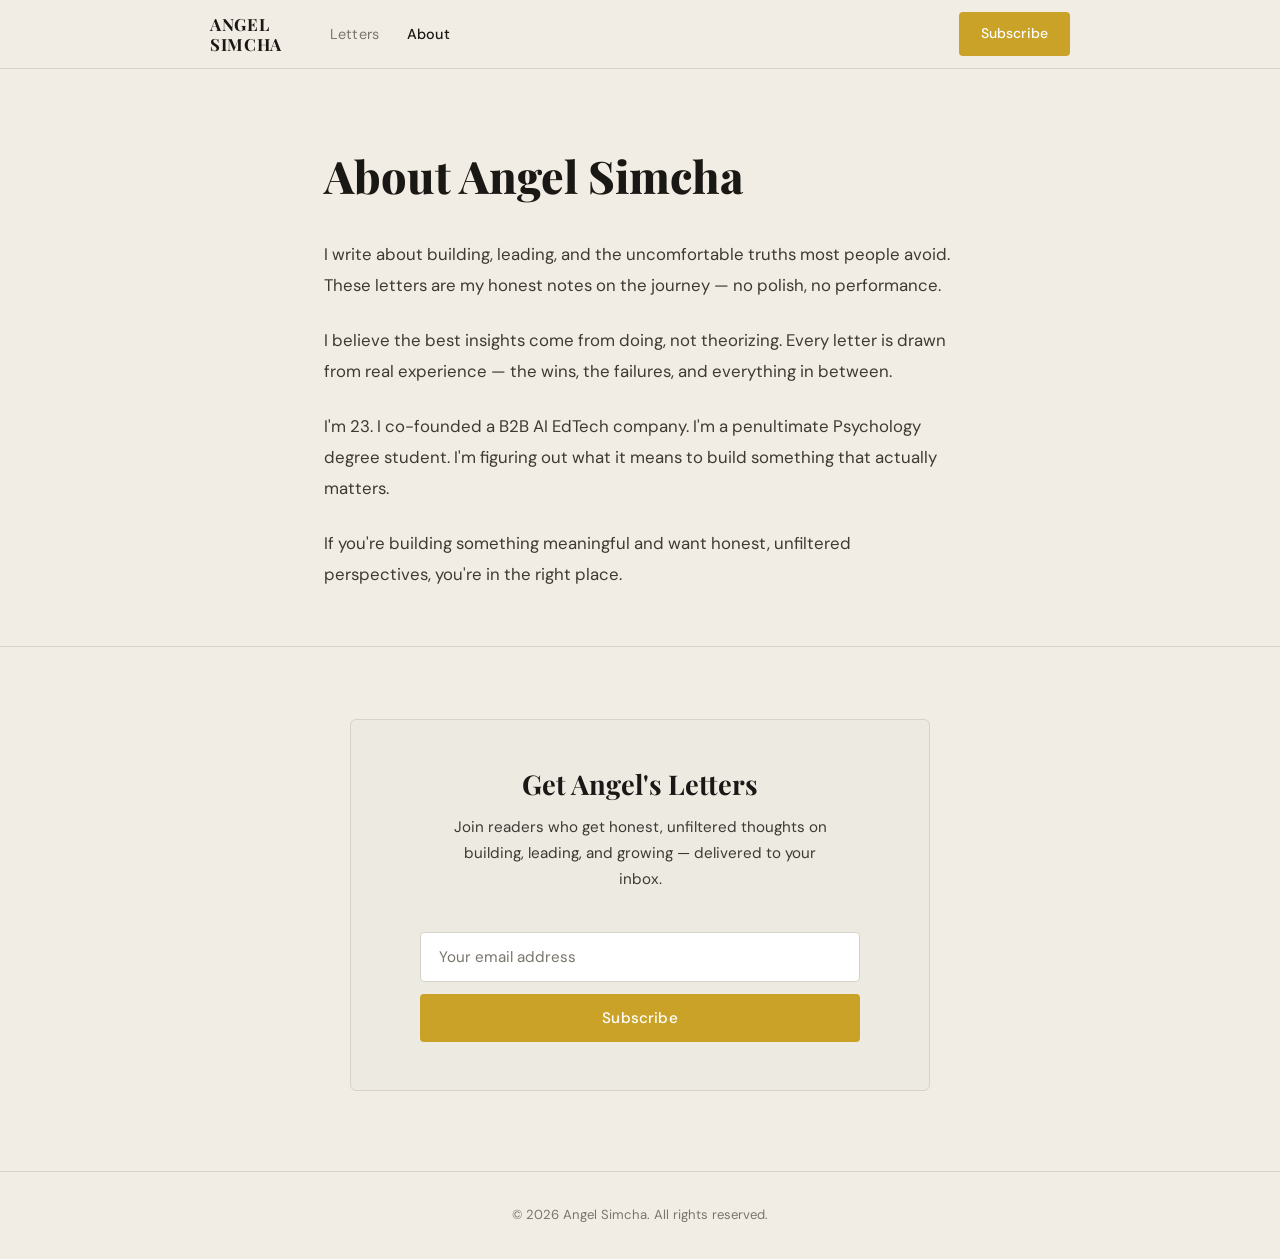
<file: about (1).html>
<!DOCTYPE html>
<html lang="en">
<head>
  <meta charset="UTF-8" />
  <meta name="viewport" content="width=device-width, initial-scale=1.0" />
  <title>About — Angel Simcha</title>
  <meta name="description" content="I write about building, leading, and the uncomfortable truths most people avoid." />
  <link rel="stylesheet" href="styles.css" />
</head>
<body>

  <!-- ── Navigation ─────────────────────────────────────── -->
  <nav class="nav">
    <div class="nav__inner">
      <a href="index.html" class="nav__logo">Angel<br>Simcha</a>
      <ul class="nav__links">
        <li><a href="index.html">Letters</a></li>
        <li><a href="about.html" class="active">About</a></li>
      </ul>
      <a href="index.html#subscribe" class="btn btn--gold">Subscribe</a>
    </div>
  </nav>

  <!-- ── About Hero ─────────────────────────────────────── -->
  <section class="about-hero">
    <div class="container">
      <h1>About Angel Simcha</h1>

      <div class="about-body">
        <p>
          I write about building, leading, and the uncomfortable truths most people avoid.
          These letters are my honest notes on the journey — no polish, no performance.
        </p>
        <p>
          I believe the best insights come from doing, not theorizing. Every letter is
          drawn from real experience — the wins, the failures, and everything in between.
        </p>
        <p>
          I'm 23. I co-founded a B2B AI EdTech company. I'm a penultimate Psychology
          degree student. I'm figuring out what it means to build something that actually matters.
        </p>
        <p>
          If you're building something meaningful and want honest, unfiltered perspectives,
          you're in the right place.
        </p>
      </div>
    </div>
  </section>

  <hr class="divider" />

  <!-- ── Subscribe Banner ───────────────────────────────── -->
  <section style="padding:72px 24px 80px;">
    <div class="subscribe-banner">
      <h2 class="subscribe-banner__title serif">Get Angel's Letters</h2>
      <p class="subscribe-banner__sub">
        Join readers who get honest, unfiltered thoughts on building, leading,
        and growing — delivered to your inbox.
      </p>
      <div class="subscribe-message" id="about-message"></div>
      <div id="about-form-wrap">
        <div class="subscribe-block">
          <div class="subscribe-block__form">
            <input
              type="email"
              id="about-email"
              placeholder="Your email address"
              autocomplete="email"
            />
            <button
              class="btn btn--gold"
              onclick="handleSubscribe('about-email', 'about-message', 'about-form-wrap')"
            >
              Subscribe
            </button>
          </div>
        </div>
      </div>
    </div>
  </section>

  <!-- ── Footer ─────────────────────────────────────────── -->
  <footer class="footer">
    <p>© 2026 Angel Simcha. All rights reserved.</p>
  </footer>

  <script src="script.js"></script>
</body>
</html>
</file>
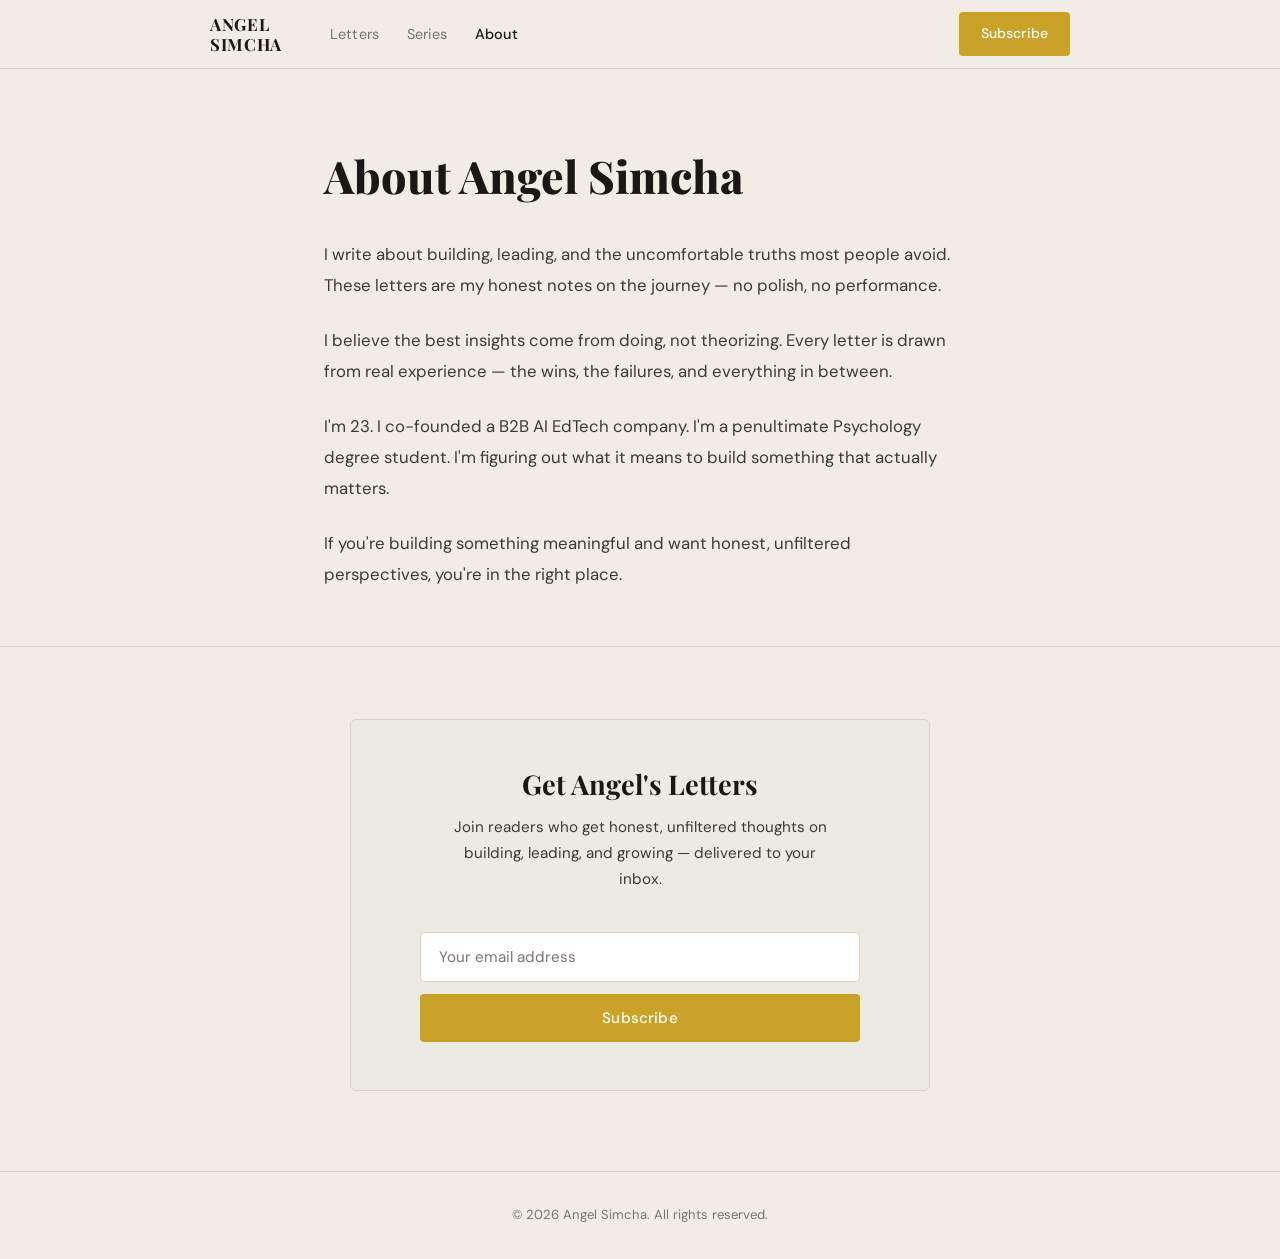
<file: about.html>
<!DOCTYPE html>
<html lang="en">

<head>
  <meta charset="UTF-8" />
  <meta name="viewport" content="width=device-width, initial-scale=1.0" />
  <title>About — Angel Simcha</title>
  <meta name="description" content="I write about building, leading, and the uncomfortable truths most people avoid." />
  <link rel="stylesheet" href="styles.css" />
  <link rel="icon" type="image/x-icon" href="/favicon.ico" />
  <link rel="icon" type="image/png" sizes="32x32" href="/favicon-32x32.png" />
  <link rel="icon" type="image/png" sizes="16x16" href="/favicon-16x16.png" />
  <link rel="apple-touch-icon" sizes="180x180" href="/apple-touch-icon.png" />
</head>

<body>

  <!-- ── Navigation ─────────────────────────────────────── -->
  <nav class="nav">
    <div class="nav__inner">
      <a href="index.html" class="nav__logo">Angel<br>Simcha</a>
      <ul class="nav__links">
        <li><a href="index.html">Letters</a></li>
        <li><a href="series.html">Series</a></li>
        <li><a href="about.html" class="active">About</a></li>
      </ul>
      <a href="index.html#subscribe" class="btn btn--gold">Subscribe</a>
    </div>
  </nav>

  <!-- ── About Hero ─────────────────────────────────────── -->
  <section class="about-hero">
    <div class="container">
      <h1>About Angel Simcha</h1>

      <div class="about-body">
        <p>
          I write about building, leading, and the uncomfortable truths most people avoid.
          These letters are my honest notes on the journey — no polish, no performance.
        </p>
        <p>
          I believe the best insights come from doing, not theorizing. Every letter is
          drawn from real experience — the wins, the failures, and everything in between.
        </p>
        <p>
          I'm 23. I co-founded a B2B AI EdTech company. I'm a penultimate Psychology
          degree student. I'm figuring out what it means to build something that actually matters.
        </p>
        <p>
          If you're building something meaningful and want honest, unfiltered perspectives,
          you're in the right place.
        </p>
      </div>
    </div>
  </section>

  <hr class="divider" />

  <!-- ── Subscribe Banner ───────────────────────────────── -->
  <section style="padding:72px 24px 80px;">
    <div class="subscribe-banner">
      <h2 class="subscribe-banner__title serif">Get Angel's Letters</h2>
      <p class="subscribe-banner__sub">
        Join readers who get honest, unfiltered thoughts on building, leading,
        and growing — delivered to your inbox.
      </p>
      <div class="subscribe-message" id="about-message"></div>
      <div id="about-form-wrap">
        <div class="subscribe-block">
          <div class="subscribe-block__form">
            <input type="email" id="about-email" placeholder="Your email address" autocomplete="email" />
            <button class="btn btn--gold" onclick="handleSubscribe('about-email', 'about-message', 'about-form-wrap')">
              Subscribe
            </button>
          </div>
        </div>
      </div>
    </div>
  </section>

  <!-- ── Footer ─────────────────────────────────────────── -->
  <footer class="footer">
    <p>© 2026 Angel Simcha. All rights reserved.</p>
  </footer>

  <script src="script.js"></script>
</body>

</html>
</file>
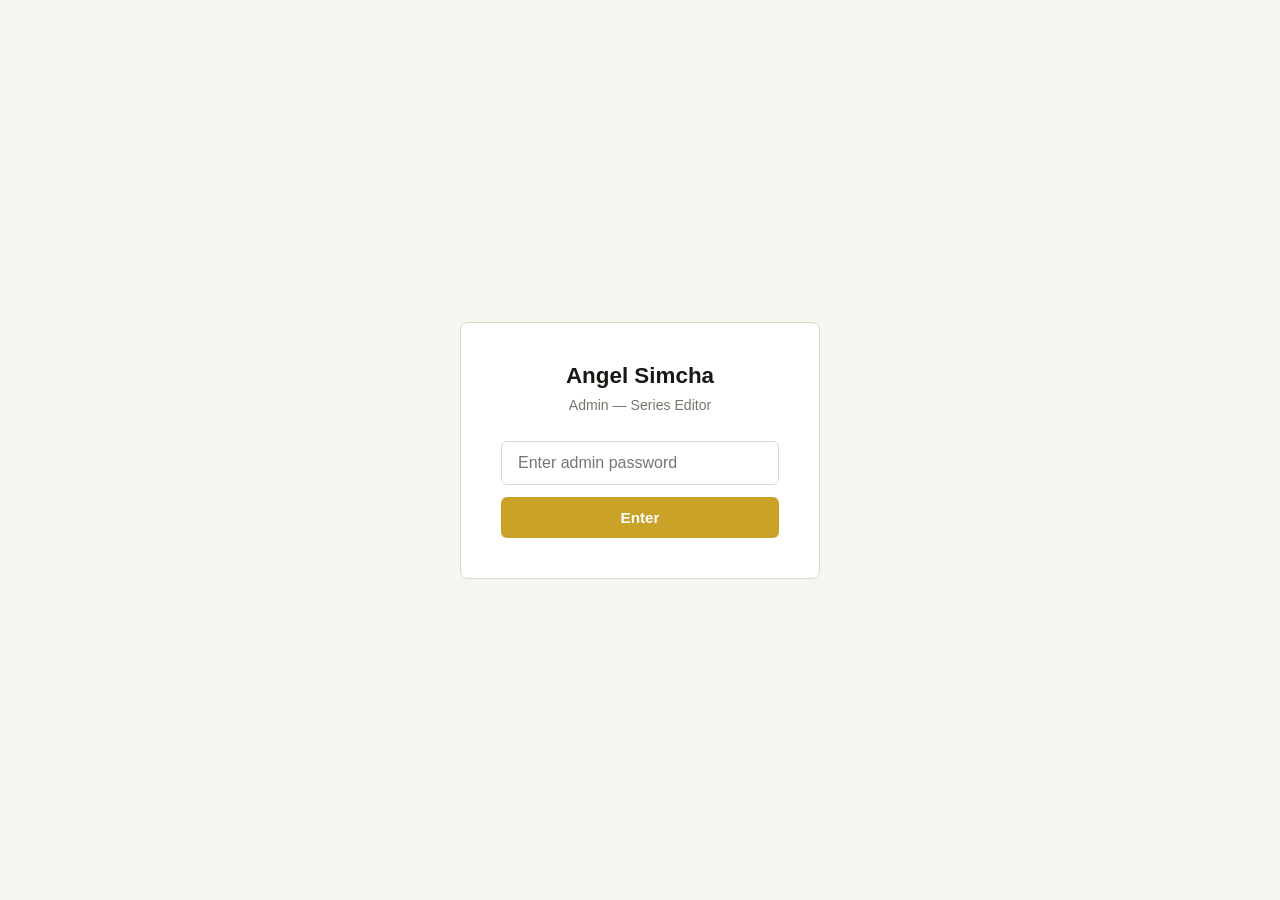
<file: admin.html>
<!DOCTYPE html>
<html lang="en">

<head>
  <meta charset="UTF-8" />
  <meta name="viewport" content="width=device-width, initial-scale=1.0" />
  <title>Admin — Angel Simcha</title>
  <link href="https://cdn.quilljs.com/1.3.7/quill.snow.css" rel="stylesheet" />
  <script src="https://cdn.quilljs.com/1.3.7/quill.min.js"></script>
  <style>
    *,
    *::before,
    *::after {
      box-sizing: border-box;
      margin: 0;
      padding: 0;
    }

    body {
      font-family: -apple-system, BlinkMacSystemFont, 'Segoe UI', sans-serif;
      background: #F7F5F0;
      color: #1A1814;
      min-height: 100vh;
    }

    #login-screen {
      display: flex;
      align-items: center;
      justify-content: center;
      min-height: 100vh;
      padding: 24px;
    }

    .login-card {
      background: #fff;
      border: 1px solid #DDD8CE;
      border-radius: 8px;
      padding: 40px;
      width: 100%;
      max-width: 360px;
      text-align: center;
    }

    .login-card h1 {
      font-size: 1.4rem;
      font-weight: 700;
      margin-bottom: 8px;
    }

    .login-card p {
      font-size: 0.88rem;
      color: #7A756C;
      margin-bottom: 28px;
    }

    .login-card input {
      width: 100%;
      padding: 12px 16px;
      border: 1px solid #DDD8CE;
      border-radius: 6px;
      font-size: 1rem;
      margin-bottom: 12px;
      outline: none;
    }

    .login-card input:focus {
      border-color: #C9A227;
    }

    .login-card .error {
      color: #C94040;
      font-size: 0.82rem;
      margin-bottom: 10px;
      display: none;
    }

    #admin-app {
      display: none;
    }

    .admin-header {
      background: #fff;
      border-bottom: 1px solid #DDD8CE;
      padding: 16px 32px;
      display: flex;
      align-items: center;
      justify-content: space-between;
      position: sticky;
      top: 0;
      z-index: 10;
    }

    .admin-header h1 {
      font-size: 1rem;
      font-weight: 600;
    }

    .admin-header a {
      font-size: 0.82rem;
      color: #7A756C;
      text-decoration: none;
    }

    .admin-body {
      max-width: 820px;
      margin: 0 auto;
      padding: 40px 24px 80px;
    }

    .field-row {
      display: grid;
      grid-template-columns: 1fr 1fr;
      gap: 16px;
      margin-bottom: 16px;
    }

    .field-row.three {
      grid-template-columns: 1fr 1fr 1fr;
    }

    .field-row.full {
      grid-template-columns: 1fr;
    }

    .field {
      display: flex;
      flex-direction: column;
      gap: 6px;
    }

    .field label {
      font-size: 0.78rem;
      font-weight: 600;
      letter-spacing: 0.06em;
      text-transform: uppercase;
      color: #7A756C;
    }

    .field input,
    .field select {
      padding: 10px 14px;
      border: 1px solid #DDD8CE;
      border-radius: 6px;
      font-size: 0.95rem;
      font-family: inherit;
      color: #1A1814;
      background: #fff;
      outline: none;
      transition: border-color 0.2s;
    }

    .field input:focus,
    .field select:focus {
      border-color: #C9A227;
    }

    .editor-wrap {
      margin-bottom: 24px;
    }

    .editor-label {
      font-size: 0.78rem;
      font-weight: 600;
      letter-spacing: 0.06em;
      text-transform: uppercase;
      color: #7A756C;
      margin-bottom: 8px;
      display: block;
    }

    #editor-container {
      background: #fff;
      border: 1px solid #DDD8CE;
      border-radius: 0 0 6px 6px;
      min-height: 420px;
      font-size: 1.05rem;
      line-height: 1.85;
    }

    .ql-toolbar {
      border-radius: 6px 6px 0 0;
      border-color: #DDD8CE !important;
    }

    .ql-container {
      border-color: #DDD8CE !important;
      font-size: 1.05rem;
    }

    .ql-editor blockquote {
      border-left: 3px solid #C9A227;
      padding-left: 20px;
      font-style: italic;
      color: #3D3A34;
    }

    .actions {
      display: flex;
      align-items: center;
      gap: 16px;
      margin-top: 8px;
    }

    .btn-publish {
      padding: 12px 28px;
      background: #C9A227;
      color: #fff;
      font-size: 0.95rem;
      font-weight: 600;
      border: none;
      border-radius: 6px;
      cursor: pointer;
      transition: background 0.2s;
    }

    .btn-publish:hover {
      background: #a8841a;
    }

    .btn-publish:disabled {
      opacity: 0.5;
      cursor: not-allowed;
    }

    .btn-draft {
      padding: 12px 28px;
      background: transparent;
      color: #7A756C;
      font-size: 0.95rem;
      font-weight: 500;
      border: 1px solid #DDD8CE;
      border-radius: 6px;
      cursor: pointer;
      transition: all 0.2s;
    }

    .btn-draft:hover {
      border-color: #C9A227;
      color: #C9A227;
    }

    .status-msg {
      padding: 14px 18px;
      border-radius: 6px;
      font-size: 0.9rem;
      margin-top: 16px;
      display: none;
    }

    .status-msg.success {
      background: #F0EBE0;
      border-left: 3px solid #C9A227;
      color: #3D3A34;
      display: block;
    }

    .status-msg.error {
      background: #FDF0F0;
      border-left: 3px solid #C94040;
      color: #7A2020;
      display: block;
    }

    @media (max-width: 600px) {

      .field-row,
      .field-row.three {
        grid-template-columns: 1fr;
      }

      .admin-body {
        padding: 24px 16px 60px;
      }
    }
  </style>
</head>

<body>

  <!-- ── Login ──────────────────────────────────────────── -->
  <div id="login-screen">
    <div class="login-card">
      <h1>Angel Simcha</h1>
      <p>Admin — Series Editor</p>
      <p class="error" id="login-error">Wrong password. Try again.</p>
      <input type="password" id="password-input" placeholder="Enter admin password"
        onkeydown="if(event.key==='Enter') login()" />
      <button class="btn-publish" style="width:100%;" onclick="login()">Enter</button>
    </div>
  </div>

  <!-- ── Admin App ──────────────────────────────────────── -->
  <div id="admin-app">
    <header class="admin-header">
      <h1>Series Editor</h1>
      <div style="display:flex;gap:20px;align-items:center;">
        <a href="series.html" target="_blank">← View series page</a>
        <a href="#" onclick="logout()" style="color:#C94040;">Logout</a>
      </div>
    </header>

    <div class="admin-body">
      <h2 style="font-size:1.3rem;font-weight:700;margin-bottom:28px;">Publish a New Day</h2>

      <div class="field-row three">
        <div class="field">
          <label>Series</label>
          <!-- Populated automatically from series-config.js -->
          <select id="field-series"></select>
        </div>
        <div class="field">
          <label>Edition #</label>
          <input type="number" id="field-edition" value="3" min="1" />
        </div>
        <div class="field">
          <label>Day # (0 = intro)</label>
          <input type="number" id="field-day" value="1" min="0" max="31" />
        </div>
      </div>

      <div class="field-row">
        <div class="field">
          <label>Title</label>
          <input type="text" id="field-title" placeholder="e.g. Proverbs 1 — The Beginning of Wisdom" />
        </div>
        <div class="field">
          <label>Display Date</label>
          <input type="text" id="field-date" placeholder="e.g. May 2, 2026" />
        </div>
      </div>

      <div class="editor-wrap">
        <span class="editor-label">Content</span>
        <div id="editor-container"></div>
      </div>

      <div class="actions">
        <button class="btn-publish" id="btn-publish" onclick="savePost('live')">Publish Live</button>
        <button class="btn-draft" onclick="savePost('draft')">Save as Draft</button>
      </div>
      <div class="status-msg" id="status-msg"></div>

      <hr style="border:none;border-top:1px solid #DDD8CE;margin:48px 0 32px;" />

      <h2 style="font-size:1.1rem;font-weight:700;margin-bottom:16px;">Load Existing Post to Edit</h2>
      <div class="field-row three">
        <div class="field">
          <label>Series</label>
          <select id="load-series"></select>
        </div>
        <div class="field">
          <label>Edition</label>
          <input type="number" id="load-edition" value="3" min="1" />
        </div>
        <div class="field">
          <label>Day</label>
          <input type="number" id="load-day" value="1" min="0" />
        </div>
      </div>
      <button class="btn-draft" style="margin-top:4px;" onclick="loadPost()">Load Post</button>
      <div class="status-msg" id="load-status"></div>
    </div>
  </div>

  <!-- Single source of truth for series list -->
  <script src="series-config.js"></script>
  <script>
    /* ── Populate series dropdowns from config ────────────── */
    function populateSeriesDropdowns() {
      const options = SERIES_CONFIG.map(s =>
        `<option value="${s.id}">${s.title}</option>`
      ).join('');
      document.getElementById('field-series').innerHTML = options;
      document.getElementById('load-series').innerHTML = options;
    }

    /* ── Password Gate ────────────────────────────────────── */
    let adminPassword = '';

    function login() {
      const input = document.getElementById('password-input').value.trim();
      if (!input) return;
      adminPassword = input;
      sessionStorage.setItem('admin_pw', input);
      document.getElementById('login-screen').style.display = 'none';
      document.getElementById('admin-app').style.display = 'block';
      initEditor();
    }

    function logout() {
      sessionStorage.removeItem('admin_pw');
      location.reload();
    }

    window.addEventListener('DOMContentLoaded', () => {
      populateSeriesDropdowns();
      const stored = sessionStorage.getItem('admin_pw');
      if (stored) {
        adminPassword = stored;
        document.getElementById('password-input').value = stored;
        document.getElementById('login-screen').style.display = 'none';
        document.getElementById('admin-app').style.display = 'block';
        initEditor();
      }
    });

    /* ── Quill Editor ─────────────────────────────────────── */
    let quill;
    function initEditor() {
      if (quill) return;
      quill = new Quill('#editor-container', {
        theme: 'snow',
        placeholder: 'Write your content here...',
        modules: {
          toolbar: [
            [{ header: [2, 3, false] }],
            ['bold', 'italic'],
            ['blockquote'],
            [{ list: 'ordered' }, { list: 'bullet' }],
            ['link'],
            ['clean'],
          ],
        },
      });
    }

    /* ── Save Post ────────────────────────────────────────── */
    async function savePost(status) {
      const series = document.getElementById('field-series').value;
      const edition = document.getElementById('field-edition').value;
      const day = document.getElementById('field-day').value;
      const title = document.getElementById('field-title').value.trim();
      const dateLabel = document.getElementById('field-date').value.trim();
      const content = quill.root.innerHTML;
      const msgEl = document.getElementById('status-msg');
      const btn = document.getElementById('btn-publish');

      if (!title) return showStatus(msgEl, 'error', 'Title is required.');
      if (!content || content === '<p><br></p>') return showStatus(msgEl, 'error', 'Content is empty.');

      btn.disabled = true; btn.textContent = 'Saving…';

      try {
        const res = await fetch('/api/save-series-post', {
          method: 'POST',
          headers: { 'Content-Type': 'application/json', 'x-admin-password': adminPassword },
          body: JSON.stringify({ series_id: series, edition, day, title, content, date_label: dateLabel, status }),
        });
        const data = await res.json();

        if (!res.ok) {
          showStatus(msgEl, 'error', res.status === 401
            ? 'Wrong password. Logout and try again.'
            : `Error: ${JSON.stringify(data.error)}`);
        } else {
          const url = `series/${series}/${edition}/${day}`;
          showStatus(msgEl, 'success', `
            ✓ ${status === 'live' ? 'Published' : 'Saved as draft'} successfully!
            <a href="${url}" target="_blank" style="color:#C9A227;margin-left:8px;">View post →</a>
          `);
        }
      } catch (err) {
        showStatus(msgEl, 'error', `Network error: ${err.message}`);
      }

      btn.disabled = false; btn.textContent = 'Publish Live';
    }

    /* ── Load Existing Post ───────────────────────────────── */
    async function loadPost() {
      const series = document.getElementById('load-series').value;
      const edition = document.getElementById('load-edition').value;
      const day = document.getElementById('load-day').value;
      const msgEl = document.getElementById('load-status');

      try {
        const res = await fetch(`/api/get-series-post?series=${series}&edition=${edition}&day=${day}`);
        const data = await res.json();
        if (!res.ok || !data.post) return showStatus(msgEl, 'error', 'Post not found.');

        const p = data.post;
        document.getElementById('field-series').value = p.series_id;
        document.getElementById('field-edition').value = p.edition;
        document.getElementById('field-day').value = p.day;
        document.getElementById('field-title').value = p.title;
        document.getElementById('field-date').value = p.date_label || '';
        quill.root.innerHTML = p.content;

        showStatus(msgEl, 'success', `Loaded: "${p.title}" — edit above and hit Publish to update.`);
        window.scrollTo({ top: 0, behavior: 'smooth' });
      } catch (err) {
        showStatus(msgEl, 'error', `Error: ${err.message}`);
      }
    }

    function showStatus(el, type, html) {
      el.className = `status-msg ${type}`;
      el.innerHTML = html;
    }
  </script>
</body>

</html>
</file>
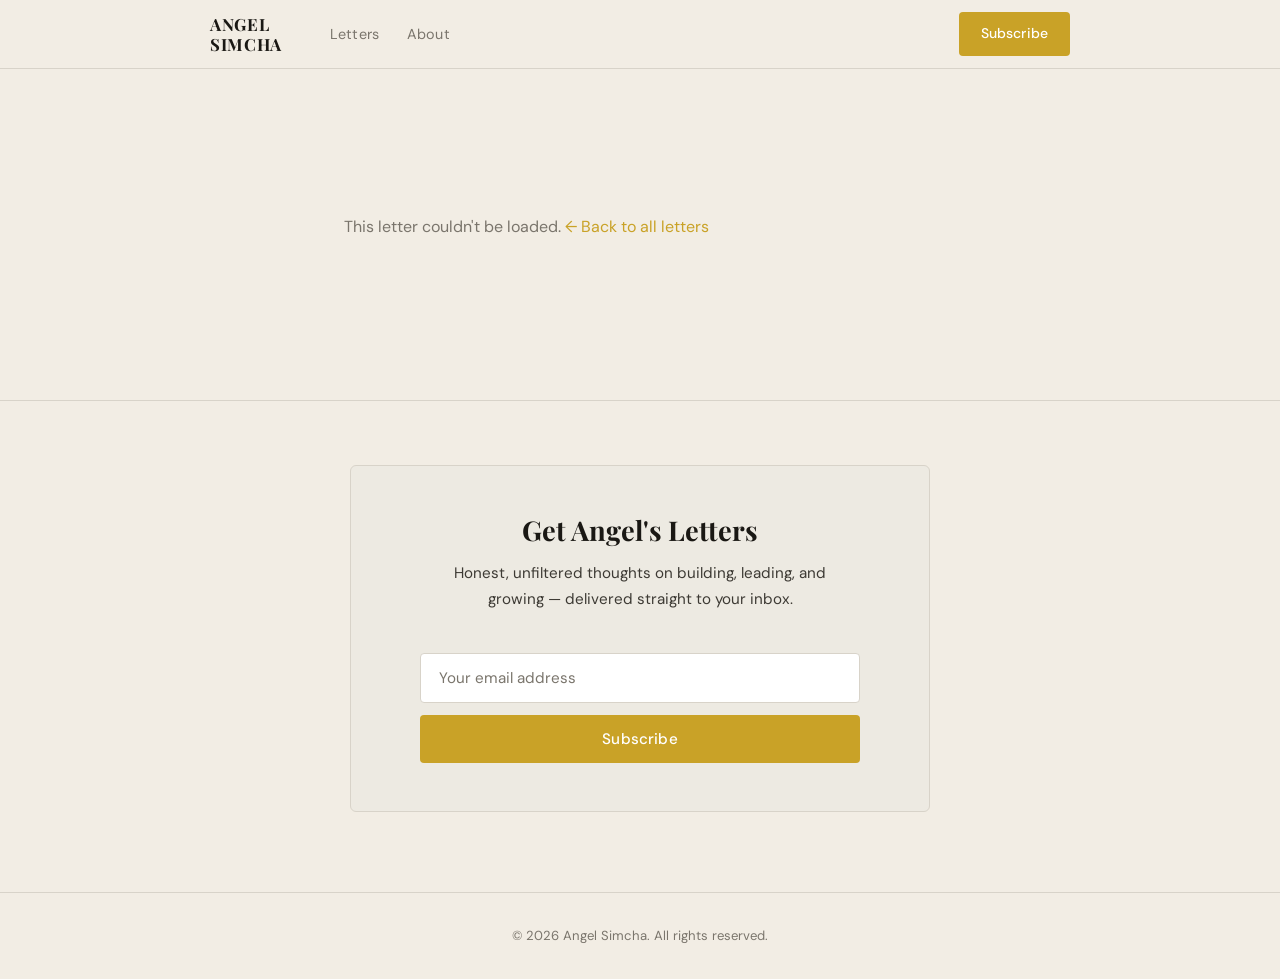
<file: letter.html>
<!DOCTYPE html>
<html lang="en">

<head>
  <meta charset="UTF-8" />
  <meta name="viewport" content="width=device-width, initial-scale=1.0" />
  <title>Letter — Angel Simcha</title>
  <meta name="description" content="A letter from Angel Simcha." />
  <link rel="stylesheet" href="styles.css" />
  <link rel="icon" type="image/x-icon" href="/favicon.ico" />
  <link rel="icon" type="image/png" sizes="32x32" href="/favicon-32x32.png" />
  <link rel="icon" type="image/png" sizes="16x16" href="/favicon-16x16.png" />
  <link rel="apple-touch-icon" sizes="180x180" href="/apple-touch-icon.png" />
  <style>
    .ck-letter-content {
      font-family: 'DM Sans', sans-serif;
      font-size: 1.05rem;
      line-height: 1.85;
      color: var(--ink-mid);
    }

    .ck-letter-content p {
      margin-bottom: 24px;
    }

    .ck-letter-content h1,
    .ck-letter-content h2,
    .ck-letter-content h3 {
      font-family: 'Playfair Display', serif;
      color: var(--ink);
      margin: 36px 0 16px;
    }

    .ck-letter-content a {
      color: var(--gold-dark);
      text-underline-offset: 3px;
      text-decoration: underline;
    }

    .ck-letter-content blockquote {
      border-left: 3px solid var(--gold);
      padding: 4px 0 4px 24px;
      margin: 32px 0;
      font-style: italic;
      color: var(--ink);
    }

    .ck-letter-content img {
      max-width: 100%;
      border-radius: 4px;
      margin: 24px 0;
    }

    .ck-letter-content .ck-powered-by,
    .ck-letter-content [class*="footer"],
    .ck-letter-content [class*="unsubscribe"] {
      display: none !important;
    }

    .letter-loading {
      text-align: center;
      padding: 80px 0;
      color: var(--ink-soft);
      font-size: 0.95rem;
    }
  </style>
</head>

<body>

  <!-- ── Navigation ─────────────────────────────────────── -->
  <nav class="nav">
    <div class="nav__inner">
      <a href="index.html" class="nav__logo">Angel<br>Simcha</a>
      <ul class="nav__links">
        <li><a href="index.html">Letters</a></li>
        <li><a href="about.html">About</a></li>
      </ul>
      <a href="index.html#subscribe" class="btn btn--gold">Subscribe</a>
    </div>
  </nav>

  <!-- ── Letter ─────────────────────────────────────────── -->
  <article>
    <section class="letter-page">
      <div class="container">

        <div class="letter-loading" id="letter-loading">Loading letter…</div>

        <div id="letter-error" style="display:none; padding: 80px 0; color: var(--ink-soft);">
          This letter couldn't be loaded. <a href="index.html" style="color:var(--gold);">← Back to all letters</a>
        </div>

        <div id="letter-content" style="display:none;">
          <header class="letter-header">
            <div class="letter-header__meta">
              <span class="letter-header__tag" id="letter-tag">Letter</span>
              <span class="letter-header__date" id="letter-date"></span>
              <span class="letter-header__read-time" id="letter-read-time"></span>
            </div>
            <h1 class="letter-header__title" id="letter-title"></h1>
          </header>

          <div class="letter-body">
            <div class="ck-letter-content" id="letter-body"></div>
            <div class="letter-signature">
              Shallom 🤍<br>
              <strong>Angel</strong>
            </div>
          </div>
        </div>

      </div>
    </section>
  </article>

  <hr class="divider" />

  <!-- ── Subscribe ──────────────────────────────────────── -->
  <section class="letter-subscribe">
    <div class="container">
      <div class="subscribe-banner">
        <h2 class="subscribe-banner__title serif">Get Angel's Letters</h2>
        <p class="subscribe-banner__sub">
          Honest, unfiltered thoughts on building, leading, and growing —
          delivered straight to your inbox.
        </p>
        <div class="subscribe-message" id="letter-message"></div>
        <div id="letter-form-wrap">
          <div class="subscribe-block">
            <div class="subscribe-block__form">
              <input type="email" id="letter-email" placeholder="Your email address" autocomplete="email" />
              <button class="btn btn--gold"
                onclick="handleSubscribe('letter-email','letter-message','letter-form-wrap')">
                Subscribe
              </button>
            </div>
          </div>
        </div>
      </div>
    </div>
  </section>

  <footer class="footer">
    <p>© 2026 Angel Simcha. All rights reserved.</p>
  </footer>

  <script src="script.js"></script>
  <script>
    (async function () {
      const params = new URLSearchParams(window.location.search);
      const id = params.get('id');
      const loadingEl = document.getElementById('letter-loading');
      const errorEl = document.getElementById('letter-error');
      const contentEl = document.getElementById('letter-content');

      if (!id) {
        loadingEl.style.display = 'none';
        errorEl.style.display = 'block';
        return;
      }

      try {
        // Single call to get-letter-content — returns subject + content together
        const res = await fetch(`/api/get-letter-content?id=${id}`);
        const data = await res.json();

        if (!res.ok) throw new Error(data.error || 'Failed to load letter');

        // Subject can come from /content endpoint or our fallback
        const subject = data.subject || data.broadcast?.subject || 'Letter';
        const date = data.published_at || data.created_at || '';
        const bodyHtml = data.content || '';

        if (!subject) throw new Error('Letter not found');

        // Populate header
        document.title = `${subject} — Angel Simcha`;
        document.getElementById('letter-title').textContent = subject;
        document.getElementById('letter-date').textContent = formatDate(date);
        document.getElementById('letter-read-time').textContent = estimateReadTime(bodyHtml) + ' read';

        // Render body
        document.getElementById('letter-body').innerHTML = cleanContent(bodyHtml);

        loadingEl.style.display = 'none';
        contentEl.style.display = 'block';

      } catch (err) {
        console.error('Letter load error:', err);
        loadingEl.style.display = 'none';
        errorEl.style.display = 'block';
      }
    })();

    function formatDate(iso) {
      if (!iso) return '';
      return new Date(iso).toLocaleDateString('en-US', {
        year: 'numeric', month: 'long', day: 'numeric'
      });
    }

    function estimateReadTime(html) {
      const text = html.replace(/<[^>]+>/g, ' ');
      const words = text.split(/\s+/).filter(Boolean).length;
      return Math.max(1, Math.round(words / 200)) + ' min';
    }

    function cleanContent(html) {
      const cutMarkers = [
        'unsubscribe', 'Unsubscribe',
        'Built with Kit', 'manage your preferences', '{{subscriber',
      ];
      let content = html;
      for (const marker of cutMarkers) {
        const idx = content.indexOf(marker);
        if (idx !== -1) {
          const before = content.lastIndexOf('<', idx);
          content = content.slice(0, before > 0 ? before : idx);
          break;
        }
      }
      return content;
    }
  </script>
</body>

</html>
</file>
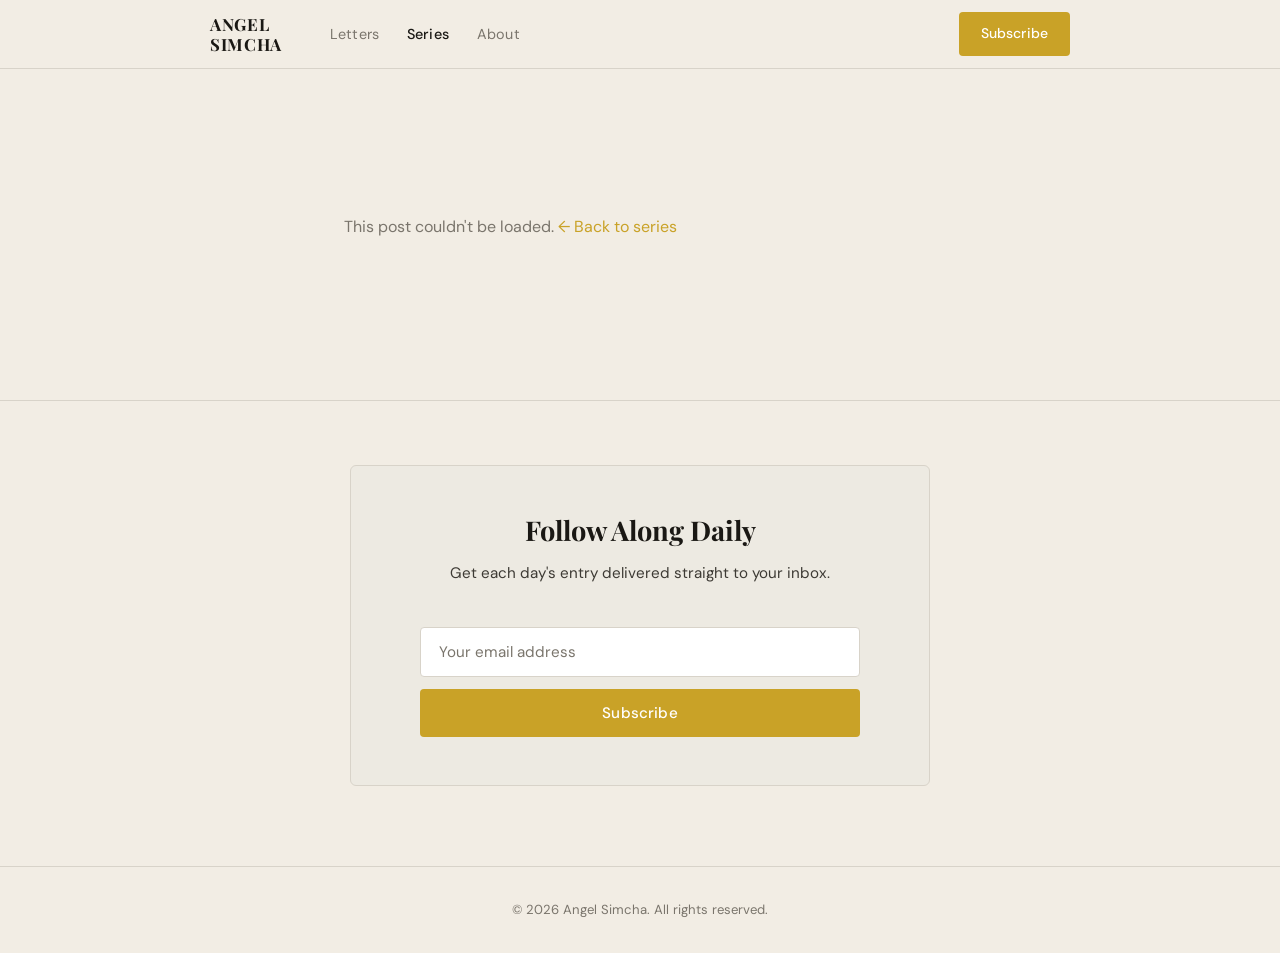
<file: series-day.html>
<!DOCTYPE html>
<html lang="en">

<head>
  <meta charset="UTF-8" />
  <meta name="viewport" content="width=device-width, initial-scale=1.0" />
  <title>Loading… — Angel Simcha</title>
  <link rel="stylesheet" href="/styles.css" />
  <style>
    .series-content {
      font-size: 1.05rem;
      line-height: 1.85;
      color: var(--ink-mid);
    }

    .series-content p {
      margin-bottom: 12px;
    }

    .series-content h2 {
      font-family: 'Playfair Display', serif;
      font-size: 1.4rem;
      font-weight: 700;
      color: var(--ink);
      margin: 40px 0 12px;
    }

    .series-content h3 {
      font-family: 'Playfair Display', serif;
      font-size: 1.15rem;
      font-weight: 600;
      color: var(--ink);
      margin: 32px 0 10px;
    }

    .series-content blockquote {
      border-left: 3px solid var(--gold);
      padding: 4px 0 4px 24px;
      margin: 28px 0;
      font-style: italic;
      color: var(--ink);
    }

    .series-content a {
      color: var(--gold-dark);
      text-decoration: underline;
      text-underline-offset: 3px;
    }

    .series-content ul,
    .series-content ol {
      padding-left: 24px;
      margin-bottom: 20px;
    }

    .series-content li {
      margin-bottom: 6px;
    }

    .series-content strong {
      color: var(--ink);
      font-weight: 600;
    }

    .series-content img {
      max-width: 100%;
      border-radius: 4px;
      margin: 24px 0;
    }

    .series-content p:has(> br:only-child) {
      margin-bottom: 0;
      line-height: 0.5;
    }

    .post-loading {
      padding: 80px 0;
      text-align: center;
      color: var(--ink-soft);
      font-size: 0.95rem;
    }

    .post-error {
      padding: 80px 0;
      color: var(--ink-soft);
    }

    .post-error a {
      color: var(--gold);
    }

    .breadcrumb {
      font-size: 0.8rem;
      color: var(--ink-soft);
      margin-bottom: 32px;
      display: flex;
      align-items: center;
      gap: 8px;
      flex-wrap: wrap;
    }

    .breadcrumb a {
      color: var(--gold);
    }

    .breadcrumb span {
      color: var(--border);
    }
  </style>
</head>

<body>

  <nav class="nav">
    <div class="nav__inner">
      <a href="/index.html" class="nav__logo">Angel<br>Simcha</a>
      <ul class="nav__links">
        <li><a href="/index.html">Letters</a></li>
        <li><a href="/series" class="active">Series</a></li>
        <li><a href="/about">About</a></li>
      </ul>
      <a href="/#subscribe" class="btn btn--gold">Subscribe</a>
    </div>
  </nav>

  <article>
    <section class="letter-page">
      <div class="container">
        <div class="post-loading" id="post-loading">Loading…</div>
        <div id="post-error" style="display:none;" class="post-error">
          This post couldn't be loaded. <a href="/series">← Back to series</a>
        </div>
        <div id="post-content" style="display:none;">
          <div class="breadcrumb" id="breadcrumb"></div>
          <header class="letter-header">
            <div class="letter-header__meta">
              <span class="letter-header__tag" id="post-tag"></span>
              <span class="letter-header__date" id="post-date"></span>
              <span class="letter-header__read-time" id="post-read-time"></span>
            </div>
            <h1 class="letter-header__title" id="post-title"></h1>
          </header>
          <div class="letter-body">
            <div class="series-content" id="post-body"></div>
            <div class="letter-signature">Shallom 🤍<br><strong>Angel</strong></div>
          </div>
        </div>
      </div>
    </section>
  </article>

  <hr class="divider" />

  <section class="read-next" id="day-nav" style="display:none;">
    <div class="container">
      <p class="read-next__label" id="nav-label"></p>
      <div class="read-next__list" id="nav-links"></div>
    </div>
  </section>

  <section class="letter-subscribe">
    <div class="container">
      <div class="subscribe-banner">
        <h2 class="subscribe-banner__title serif">Follow Along Daily</h2>
        <p class="subscribe-banner__sub">Get each day's entry delivered straight to your inbox.</p>
        <div class="subscribe-message" id="letter-message"></div>
        <div id="letter-form-wrap">
          <div class="subscribe-block">
            <div class="subscribe-block__form">
              <input type="email" id="letter-email" placeholder="Your email address" autocomplete="email" />
              <button class="btn btn--gold"
                onclick="handleSubscribe('letter-email','letter-message','letter-form-wrap')">Subscribe</button>
            </div>
          </div>
        </div>
      </div>
    </div>
  </section>

  <footer class="footer">
    <p>© 2026 Angel Simcha. All rights reserved.</p>
  </footer>

  <script src="/script.js"></script>
  <!-- Reads series names/colors from the single config file -->
  <script src="/series-config.js"></script>
  <script>
    // Build a lookup map from SERIES_CONFIG so any series is recognised automatically
    const SERIES_LABELS = {};
    SERIES_CONFIG.forEach(s => {
      SERIES_LABELS[s.id] = { name: s.title, short: s.shortTitle, color: s.color };
    });

    (async function () {
      // Support both clean URLs (/series/apad/3/1) and query params (?series=apad&edition=3&day=1)
      const params = new URLSearchParams(window.location.search);
      let series = params.get('series');
      let edition = params.get('edition');
      let day = params.get('day');

      // If query params are missing, parse from the path /series/{series}/{edition}/{day}
      if (!series || !edition || day === null) {
        const parts = window.location.pathname.split('/').filter(Boolean);
        // parts = ['series', 'apad', '3', '1']
        if (parts.length >= 4 && parts[0] === 'series') {
          series = parts[1];
          edition = parts[2];
          day = parts[3];
        }
      }

      const loadEl = document.getElementById('post-loading');
      const errorEl = document.getElementById('post-error');
      const contentEl = document.getElementById('post-content');

      if (!series || !edition || day === null) {
        loadEl.style.display = 'none';
        errorEl.style.display = 'block';
        return;
      }

      try {
        const res = await fetch(`/api/get-series-post?series=${series}&edition=${edition}&day=${day}`);
        const data = await res.json();
        if (!res.ok || !data.post) throw new Error('Not found');

        const post = data.post;
        const meta = SERIES_LABELS[series] || { name: series, short: series, color: '#C9A227' };

        document.title = `${post.title} — Angel Simcha`;

        document.getElementById('breadcrumb').innerHTML = `
          <a href="/series">Series</a><span>›</span>
          <span>${meta.name}</span><span>›</span>
          <span>Edition ${edition}</span><span>›</span>
          <span>Day ${day}</span>`;

        const tagEl = document.getElementById('post-tag');
        tagEl.textContent = `${meta.short} · Edition ${edition} · Day ${day}`;
        tagEl.style.color = meta.color;

        document.getElementById('post-date').textContent = post.date_label || '';
        document.getElementById('post-read-time').textContent = estimateReadTime(post.content) + ' read';
        document.getElementById('post-title').textContent = post.title;
        document.getElementById('post-body').innerHTML = post.content;

        buildNavLinks(series, edition, Number(day), meta);

        loadEl.style.display = 'none';
        contentEl.style.display = 'block';

      } catch {
        loadEl.style.display = 'none';
        errorEl.style.display = 'block';
      }
    })();

    function buildNavLinks(series, edition, currentDay, meta) {
      document.getElementById('day-nav').style.display = 'block';
      document.getElementById('nav-label').textContent = `${meta.name} — Edition ${edition}`;
      const links = [];
      if (currentDay > 0) links.push(`
        <a class="read-next__item" href="/series/${series}/${edition}/${currentDay - 1}">
          <span class="read-next__item-date">← Day ${currentDay - 1 === 0 ? '0 (Intro)' : currentDay - 1}</span>
          <span class="read-next__item-title">Previous day</span>
        </a>`);
      if (currentDay < 31) links.push(`
        <a class="read-next__item" href="/series/${series}/${edition}/${currentDay + 1}">
          <span class="read-next__item-date">Day ${currentDay + 1} →</span>
          <span class="read-next__item-title">Next day</span>
        </a>`);
      links.push(`
        <a class="read-next__item" href="/series">
          <span class="read-next__item-date">←</span>
          <span class="read-next__item-title">All series</span>
        </a>`);
      document.getElementById('nav-links').innerHTML = links.join('');
    }

    function estimateReadTime(html) {
      const words = html.replace(/<[^>]+>/g, ' ').split(/\s+/).filter(Boolean).length;
      return Math.max(1, Math.round(words / 200)) + ' min';
    }
  </script>
</body>

</html>
</file>
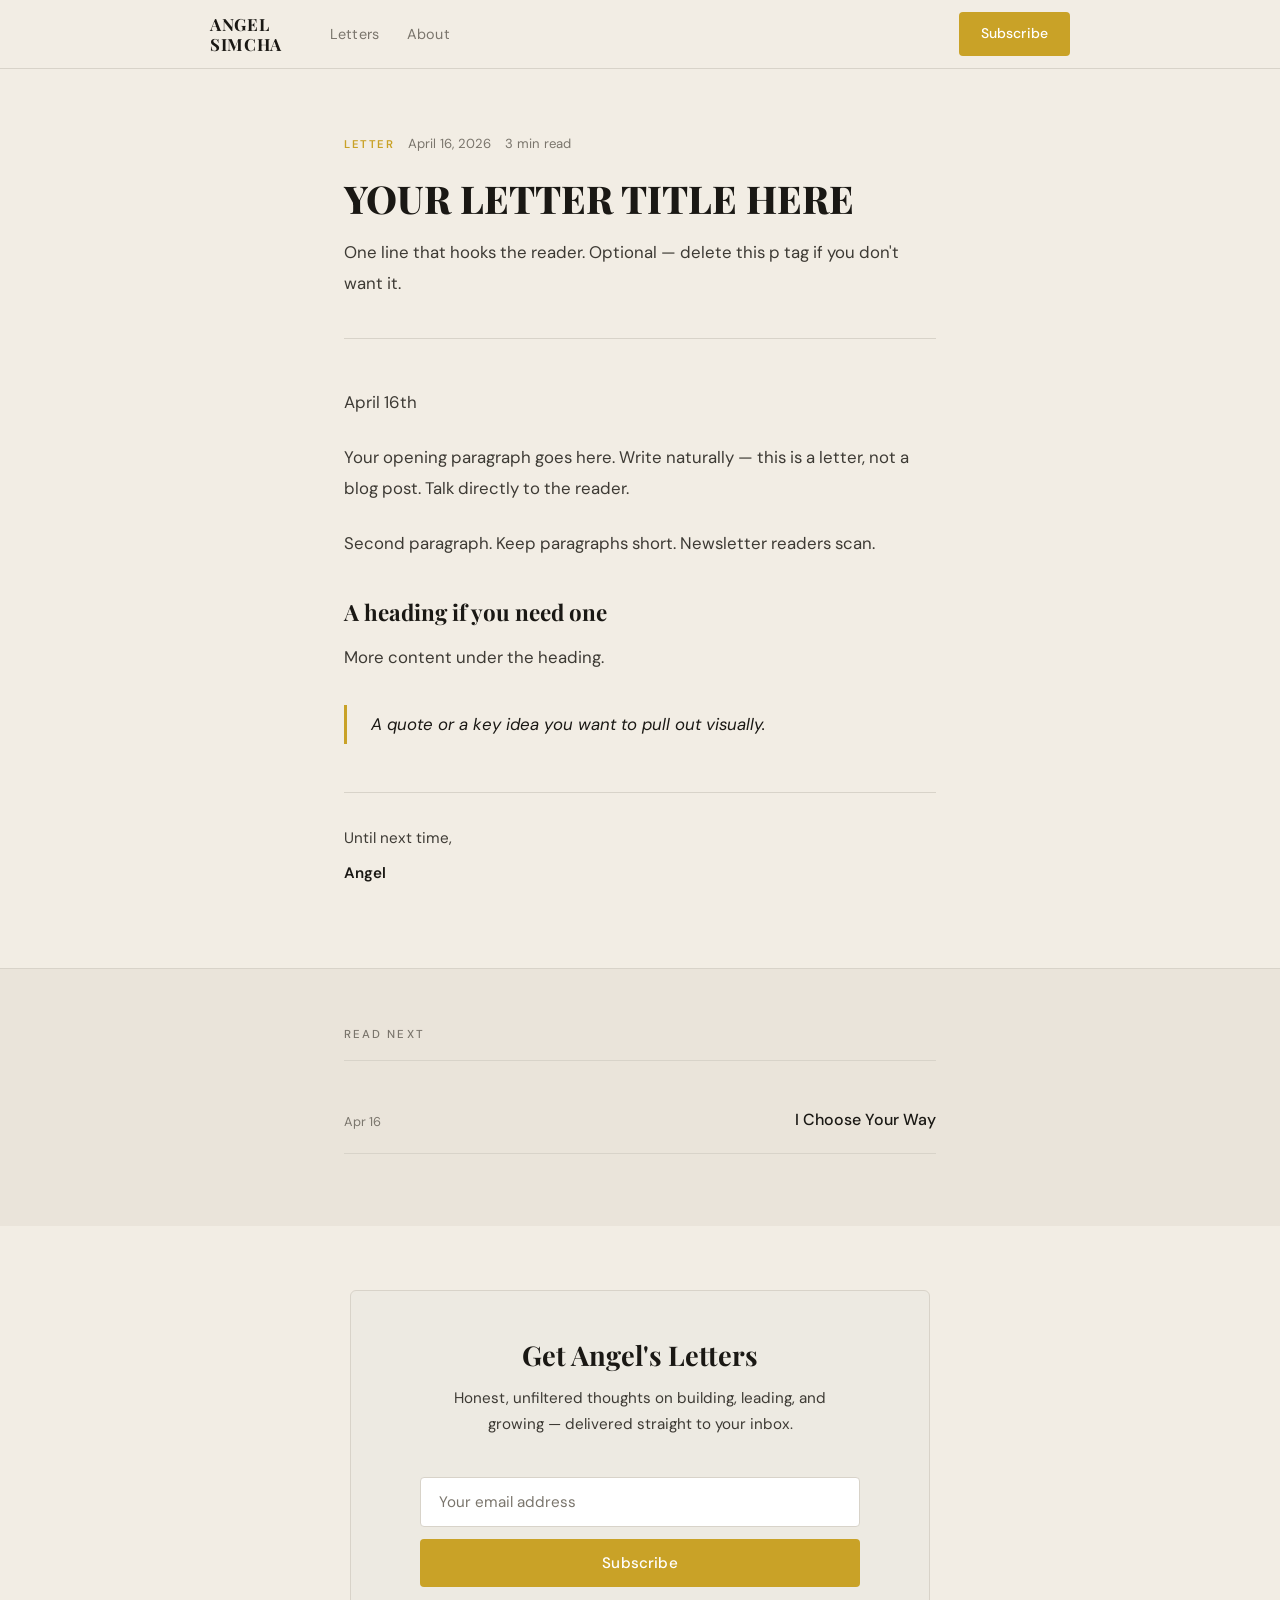
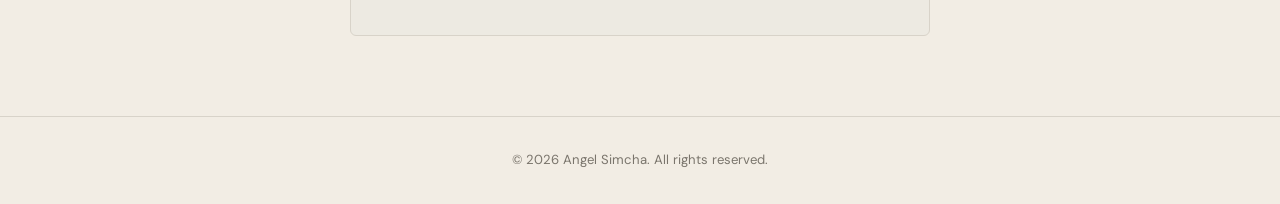
<file: letters/_template.html>
<!DOCTYPE html>
<html lang="en">

<head>
  <meta charset="UTF-8" />
  <meta name="viewport" content="width=device-width, initial-scale=1.0" />

  <!-- ✏️ EDIT: Change title and description for each letter -->
  <title>YOUR LETTER TITLE — Angel Simcha</title>
  <meta name="description" content="One sentence summary of this letter." />

  <link rel="stylesheet" href="../styles.css" />
  <link rel="icon" type="image/x-icon" href="/favicon.ico" />
  <link rel="icon" type="image/png" sizes="32x32" href="/favicon-32x32.png" />
  <link rel="icon" type="image/png" sizes="16x16" href="/favicon-16x16.png" />
  <link rel="apple-touch-icon" sizes="180x180" href="/apple-touch-icon.png" />
</head>

<body>

  <!-- ── Navigation ─────────────────────────────────────── -->
  <nav class="nav">
    <div class="nav__inner">
      <a href="../index.html" class="nav__logo">Angel<br>Simcha</a>
      <ul class="nav__links">
        <li><a href="../index.html">Letters</a></li>
        <li><a href="../about.html">About</a></li>
      </ul>
      <a href="../index.html#subscribe" class="btn btn--gold">Subscribe</a>
    </div>
  </nav>

  <!-- ── Letter Header ──────────────────────────────────── -->
  <article>
    <section class="letter-page">
      <div class="container">
        <header class="letter-header">
          <div class="letter-header__meta">
            <!-- ✏️ EDIT: Change tag, date, read time -->
            <span class="letter-header__tag">Letter</span>
            <span class="letter-header__date">April 16, 2026</span>
            <span class="letter-header__read-time">3 min read</span>
          </div>

          <!-- ✏️ EDIT: Your letter title -->
          <h1 class="letter-header__title">YOUR LETTER TITLE HERE</h1>

          <!-- ✏️ EDIT: Optional one-line hook under the title -->
          <p class="letter-header__lede">
            One line that hooks the reader. Optional — delete this p tag if you don't want it.
          </p>
        </header>

        <!-- ── Letter Body ─────────────────────────────── -->
        <div class="letter-body">

          <!-- ✏️ WRITE YOUR LETTER BELOW THIS LINE -->
          <!-- Everything between these comments is your letter content -->

          <p>April 16th</p>

          <p>
            Your opening paragraph goes here. Write naturally — this is a letter,
            not a blog post. Talk directly to the reader.
          </p>

          <p>
            Second paragraph. Keep paragraphs short. Newsletter readers scan.
          </p>

          <!-- Example of a section header -->
          <h2>A heading if you need one</h2>

          <p>More content under the heading.</p>

          <!-- Example of a blockquote -->
          <blockquote>
            A quote or a key idea you want to pull out visually.
          </blockquote>

          <!-- Example of an image -->
          <!-- <img src="../images/your-image.jpg" alt="Describe the image" />
          <span class="img-caption">Optional caption under the image</span> -->

          <!-- Example of a list -->
          <!-- <ul>
            <li>First point</li>
            <li>Second point</li>
            <li>Third point</li>
          </ul> -->

          <!-- Example of a link -->
          <!-- <p>Here's a <a href="https://example.com" target="_blank" rel="noopener">link to something</a>.</p> -->

          <!-- ✏️ WRITE YOUR LETTER ABOVE THIS LINE -->

          <!-- Signature — edit name/sign-off as you like -->
          <div class="letter-signature">
            Until next time,<br>
            <strong>Angel</strong>
          </div>

        </div>
      </div>
    </section>
  </article>

  <hr class="divider" />

  <!-- ── Read Next ───────────────────────────────────────── -->
  <!-- ✏️ EDIT: Update these links to point to your actual letters -->
  <section class="read-next">
    <div class="container">
      <p class="read-next__label">Read Next</p>
      <div class="read-next__list">
        <a class="read-next__item" href="./april-16-2026.html">
          <span class="read-next__item-date">Apr 16</span>
          <span class="read-next__item-title">I Choose Your Way</span>
        </a>
        <!-- Add more letters here as you publish them -->
      </div>
    </div>
  </section>

  <!-- ── Subscribe ──────────────────────────────────────── -->
  <section class="letter-subscribe">
    <div class="container">
      <div class="subscribe-banner">
        <h2 class="subscribe-banner__title serif">Get Angel's Letters</h2>
        <p class="subscribe-banner__sub">
          Honest, unfiltered thoughts on building, leading, and growing —
          delivered straight to your inbox.
        </p>
        <div class="subscribe-message" id="letter-message"></div>
        <div id="letter-form-wrap">
          <div class="subscribe-block">
            <div class="subscribe-block__form">
              <input type="email" id="letter-email" placeholder="Your email address" autocomplete="email" />
              <button class="btn btn--gold"
                onclick="handleSubscribe('letter-email', 'letter-message', 'letter-form-wrap')">
                Subscribe
              </button>
            </div>
          </div>
        </div>
      </div>
    </div>
  </section>

  <!-- ── Footer ─────────────────────────────────────────── -->
  <footer class="footer">
    <p>© 2026 Angel Simcha. All rights reserved.</p>
  </footer>

  <script src="../script.js"></script>
</body>

</html>
</file>
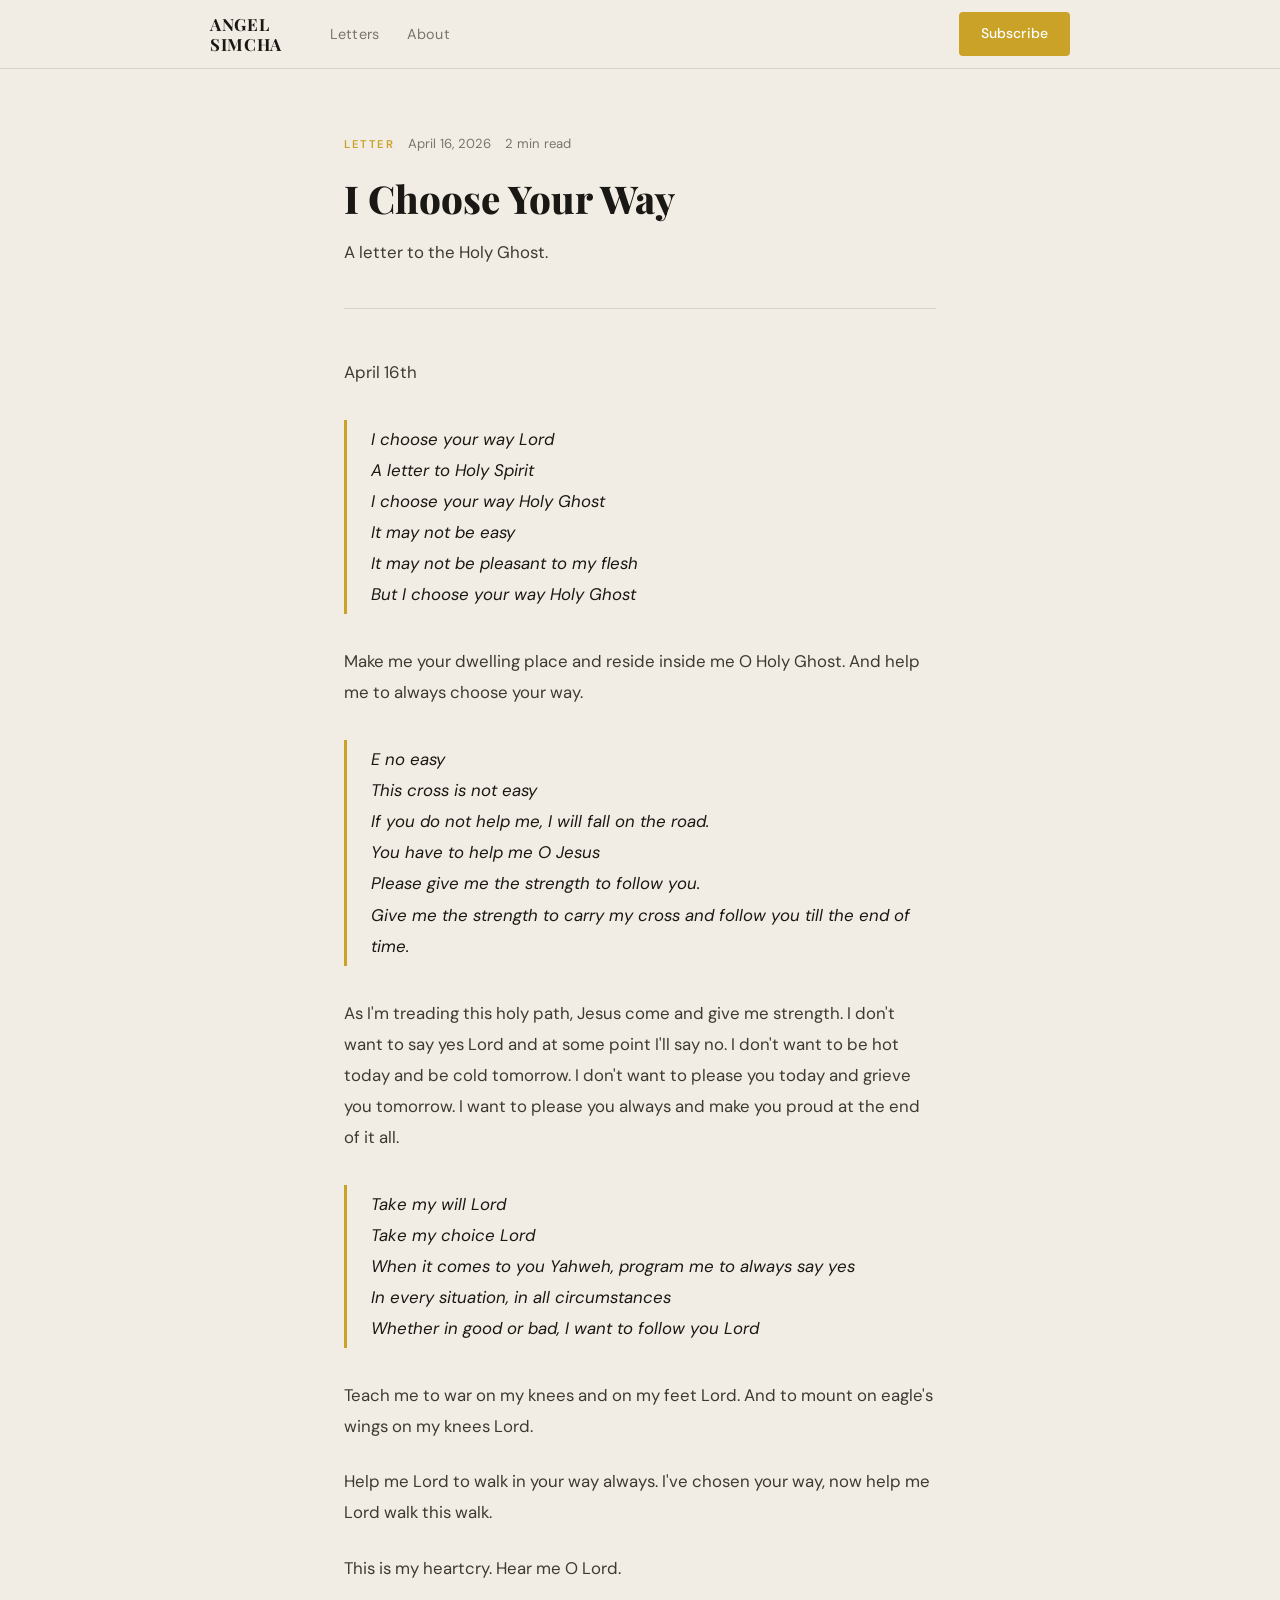
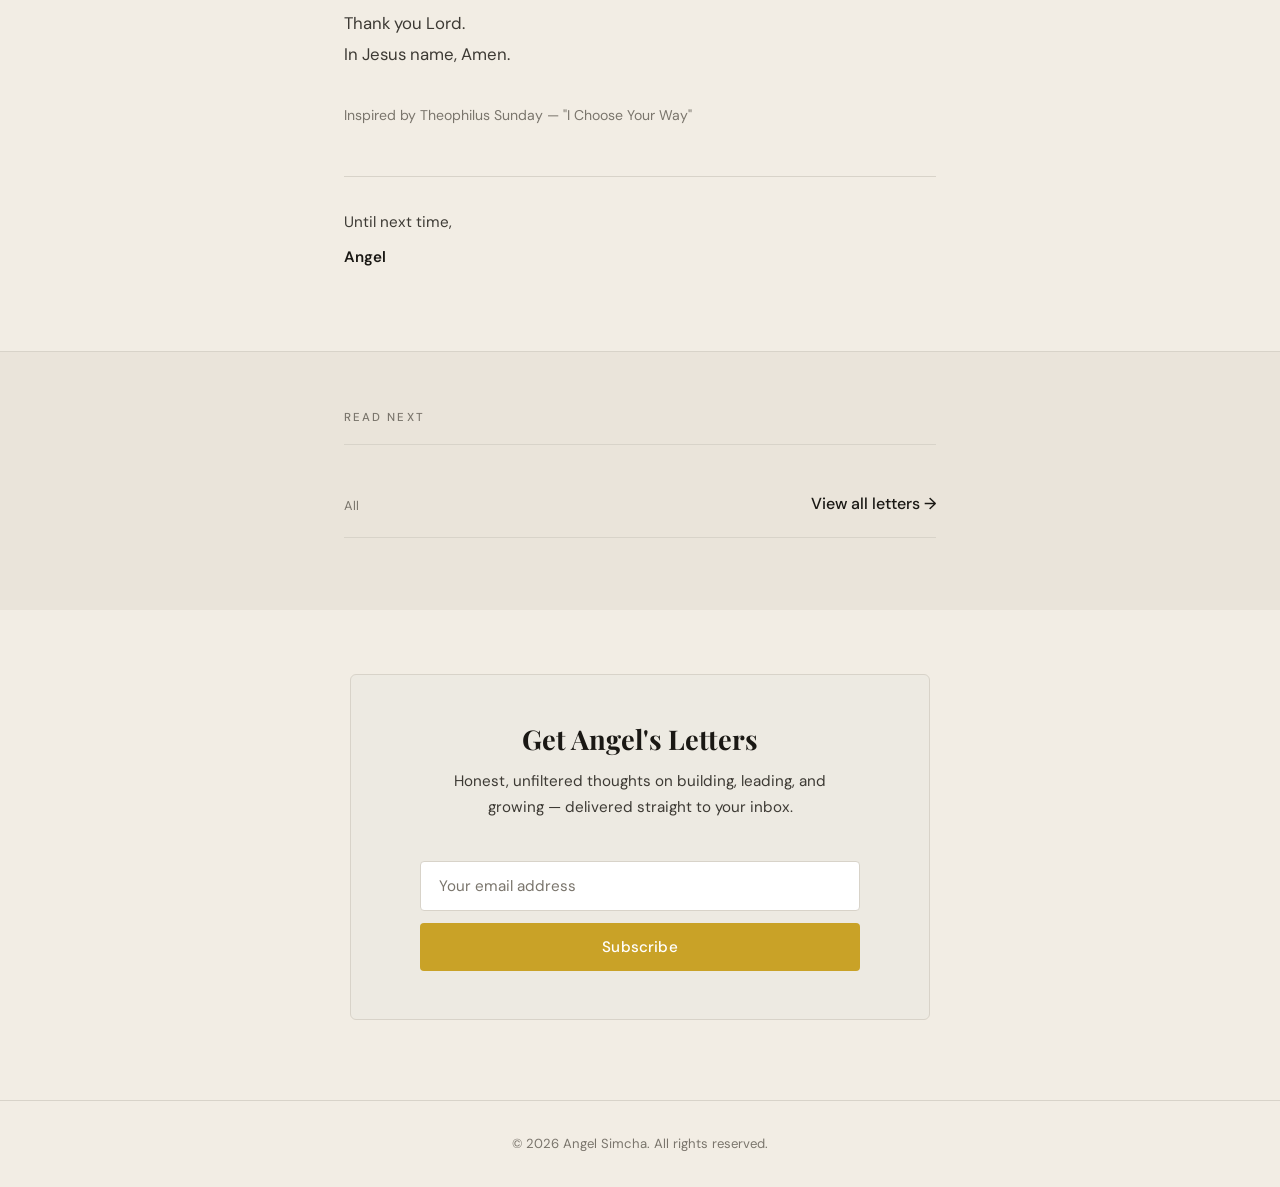
<file: letters/april-16-2026.html>
<!DOCTYPE html>
<html lang="en">

<head>
  <meta charset="UTF-8" />
  <meta name="viewport" content="width=device-width, initial-scale=1.0" />
  <title>I Choose Your Way — Angel Simcha</title>
  <meta name="description"
    content="A letter to the Holy Ghost. I choose your way — even when it's not easy, even when the flesh resists." />
  <link rel="stylesheet" href="../styles.css" />
</head>

<body>

  <!-- ── Navigation ─────────────────────────────────────── -->
  <nav class="nav">
    <div class="nav__inner">
      <a href="../index.html" class="nav__logo">Angel<br>Simcha</a>
      <ul class="nav__links">
        <li><a href="../index.html">Letters</a></li>
        <li><a href="../about.html">About</a></li>
      </ul>
      <a href="../index.html#subscribe" class="btn btn--gold">Subscribe</a>
    </div>
  </nav>

  <!-- ── Letter ─────────────────────────────────────────── -->
  <article>
    <section class="letter-page">
      <div class="container">
        <header class="letter-header">
          <div class="letter-header__meta">
            <span class="letter-header__tag">Letter</span>
            <span class="letter-header__date">April 16, 2026</span>
            <span class="letter-header__read-time">2 min read</span>
          </div>
          <h1 class="letter-header__title">I Choose Your Way</h1>
          <p class="letter-header__lede">
            A letter to the Holy Ghost.
          </p>
        </header>

        <div class="letter-body">

          <p>April 16th</p>

          <blockquote>
            I choose your way Lord<br>
            A letter to Holy Spirit<br>
            I choose your way Holy Ghost<br>
            It may not be easy<br>
            It may not be pleasant to my flesh<br>
            But I choose your way Holy Ghost
          </blockquote>

          <p>
            Make me your dwelling place and reside inside me O Holy Ghost.
            And help me to always choose your way.
          </p>

          <blockquote>
            E no easy<br>
            This cross is not easy<br>
            If you do not help me, I will fall on the road.<br>
            You have to help me O Jesus<br>
            Please give me the strength to follow you.<br>
            Give me the strength to carry my cross and follow you till the end of time.
          </blockquote>

          <p>
            As I'm treading this holy path, Jesus come and give me strength.
            I don't want to say yes Lord and at some point I'll say no.
            I don't want to be hot today and be cold tomorrow.
            I don't want to please you today and grieve you tomorrow.
            I want to please you always and make you proud at the end of it all.
          </p>

          <blockquote>
            Take my will Lord<br>
            Take my choice Lord<br>
            When it comes to you Yahweh, program me to always say yes<br>
            In every situation, in all circumstances<br>
            Whether in good or bad, I want to follow you Lord
          </blockquote>

          <p>
            Teach me to war on my knees and on my feet Lord.
            And to mount on eagle's wings on my knees Lord.
          </p>

          <p>
            Help me Lord to walk in your way always.
            I've chosen your way, now help me Lord walk this walk.
          </p>

          <p>
            This is my heartcry. Hear me O Lord.
          </p>

          <p>
            Thank you Lord.<br>
            In Jesus name, Amen.
          </p>

          <p style="font-size:0.88rem; color:var(--ink-soft); margin-top:32px;">
            Inspired by Theophilus Sunday — "I Choose Your Way"
          </p>

          <div class="letter-signature">
            Until next time,<br>
            <strong>Angel</strong>
          </div>

        </div>
      </div>
    </section>
  </article>

  <hr class="divider" />

  <!-- ── Read Next ──────────────────────────────────────── -->
  <section class="read-next">
    <div class="container">
      <p class="read-next__label">Read Next</p>
      <div class="read-next__list">
        <!-- Add future letters here -->
        <a class="read-next__item" href="../index.html">
          <span class="read-next__item-date">All</span>
          <span class="read-next__item-title">View all letters →</span>
        </a>
      </div>
    </div>
  </section>

  <!-- ── Subscribe ──────────────────────────────────────── -->
  <section class="letter-subscribe">
    <div class="container">
      <div class="subscribe-banner">
        <h2 class="subscribe-banner__title serif">Get Angel's Letters</h2>
        <p class="subscribe-banner__sub">
          Honest, unfiltered thoughts on building, leading, and growing —
          delivered straight to your inbox.
        </p>
        <div class="subscribe-message" id="letter-message"></div>
        <div id="letter-form-wrap">
          <div class="subscribe-block">
            <div class="subscribe-block__form">
              <input type="email" id="letter-email" placeholder="Your email address" autocomplete="email" />
              <button class="btn btn--gold"
                onclick="handleSubscribe('letter-email', 'letter-message', 'letter-form-wrap')">
                Subscribe
              </button>
            </div>
          </div>
        </div>
      </div>
    </div>
  </section>

  <footer class="footer">
    <p>© 2026 Angel Simcha. All rights reserved.</p>
  </footer>

  <script src="../script.js"></script>
</body>

</html>
</file>
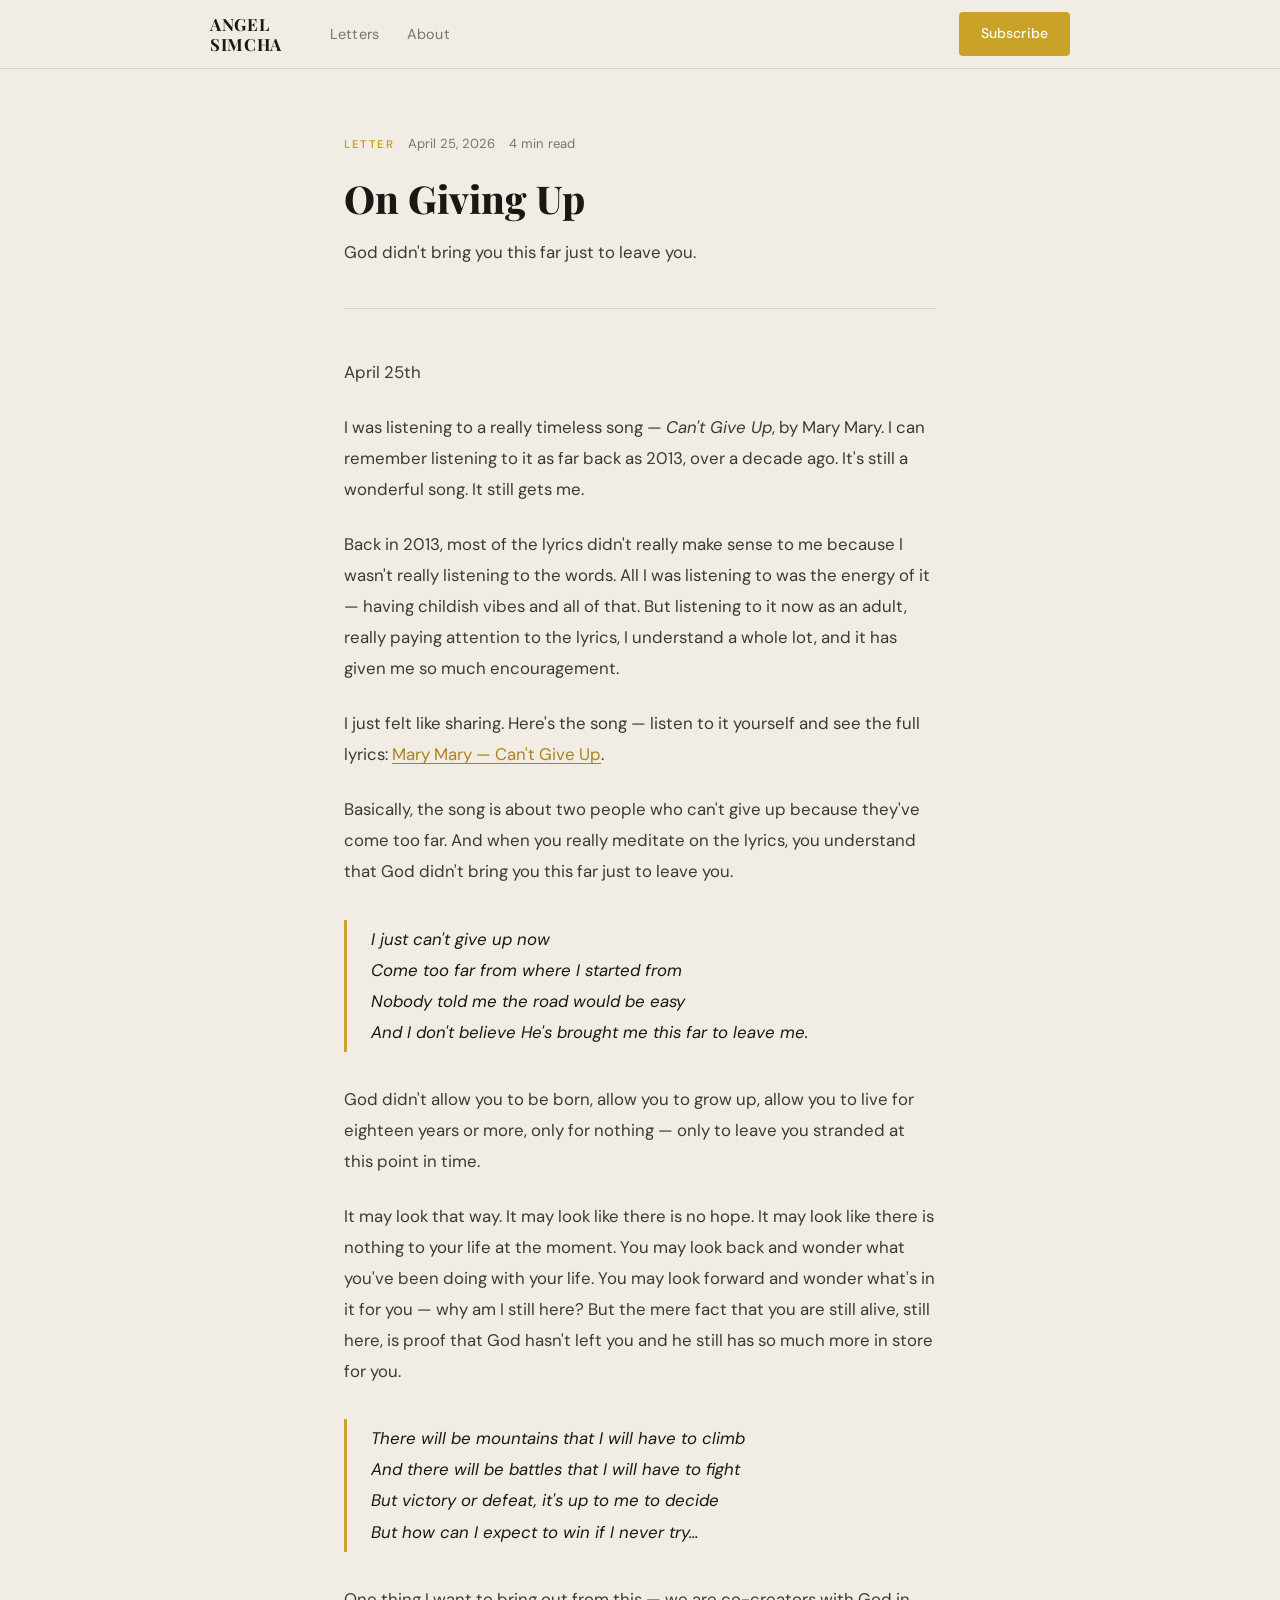
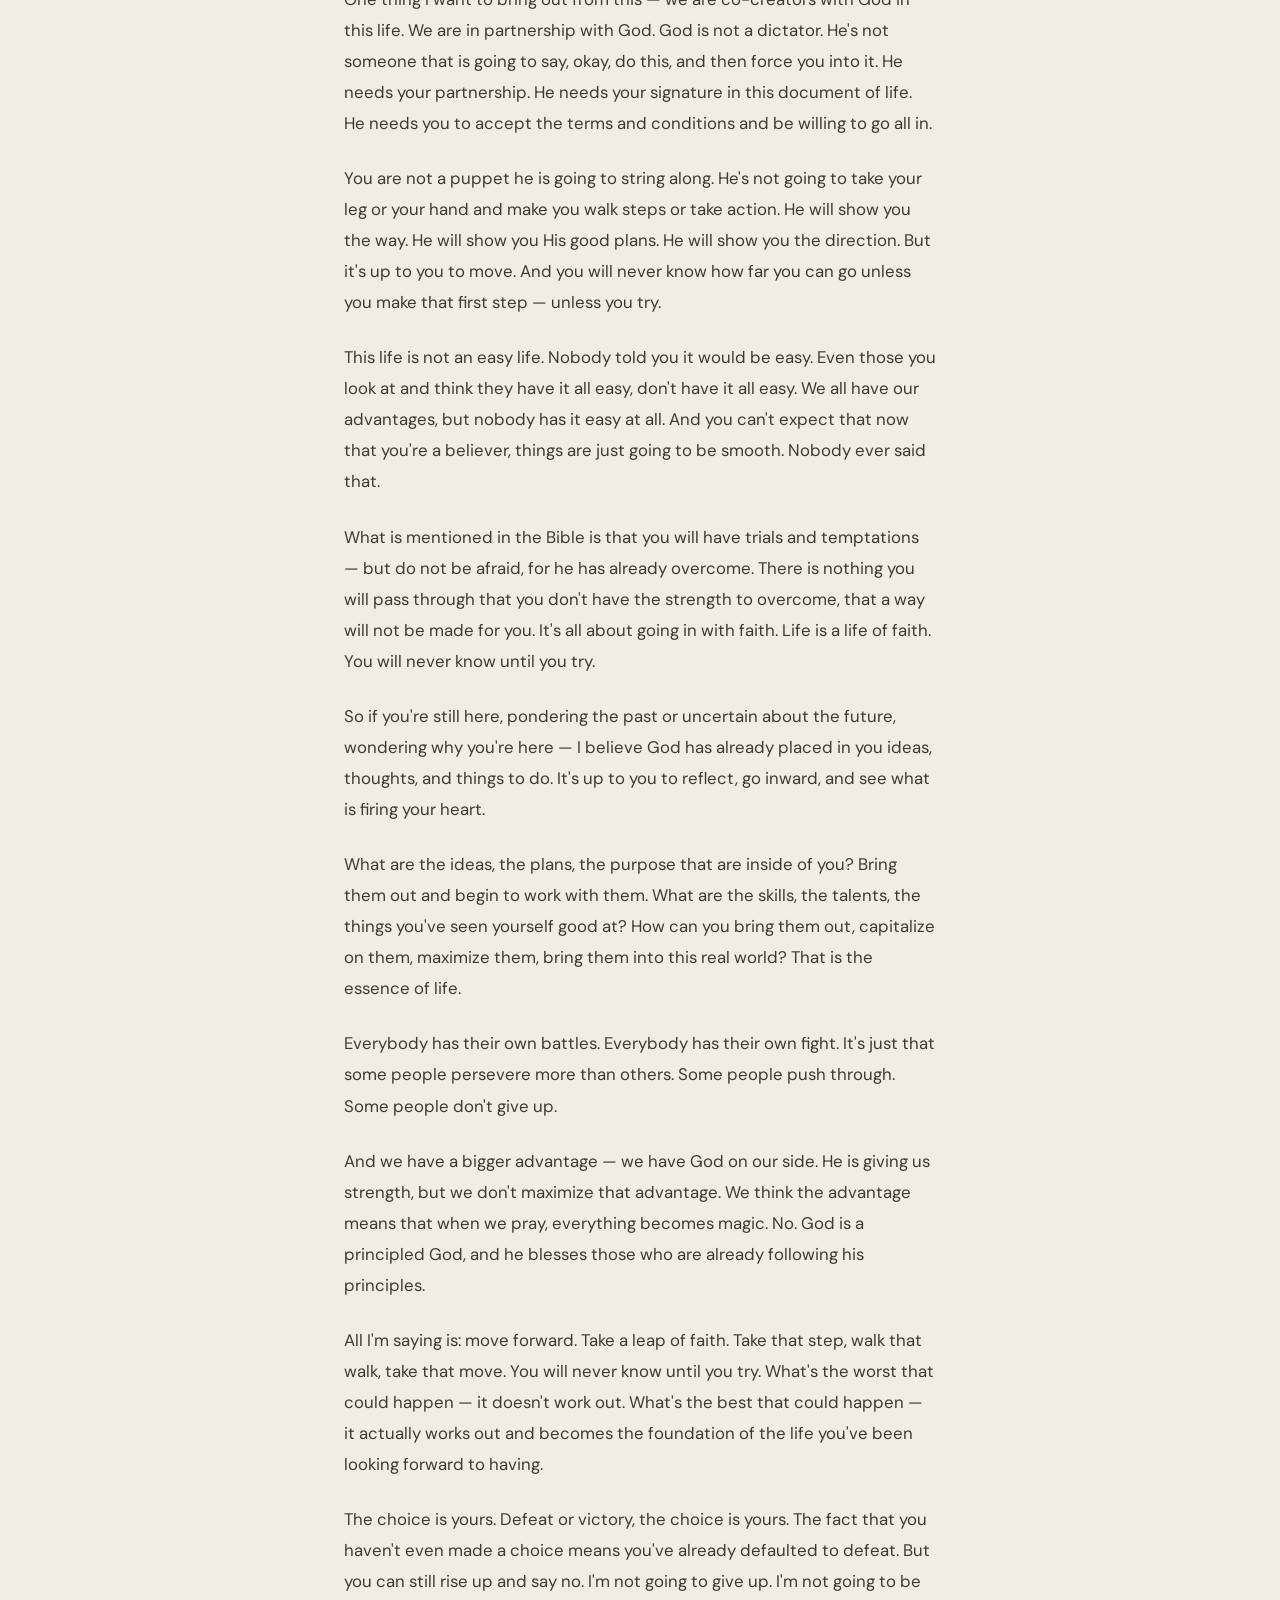
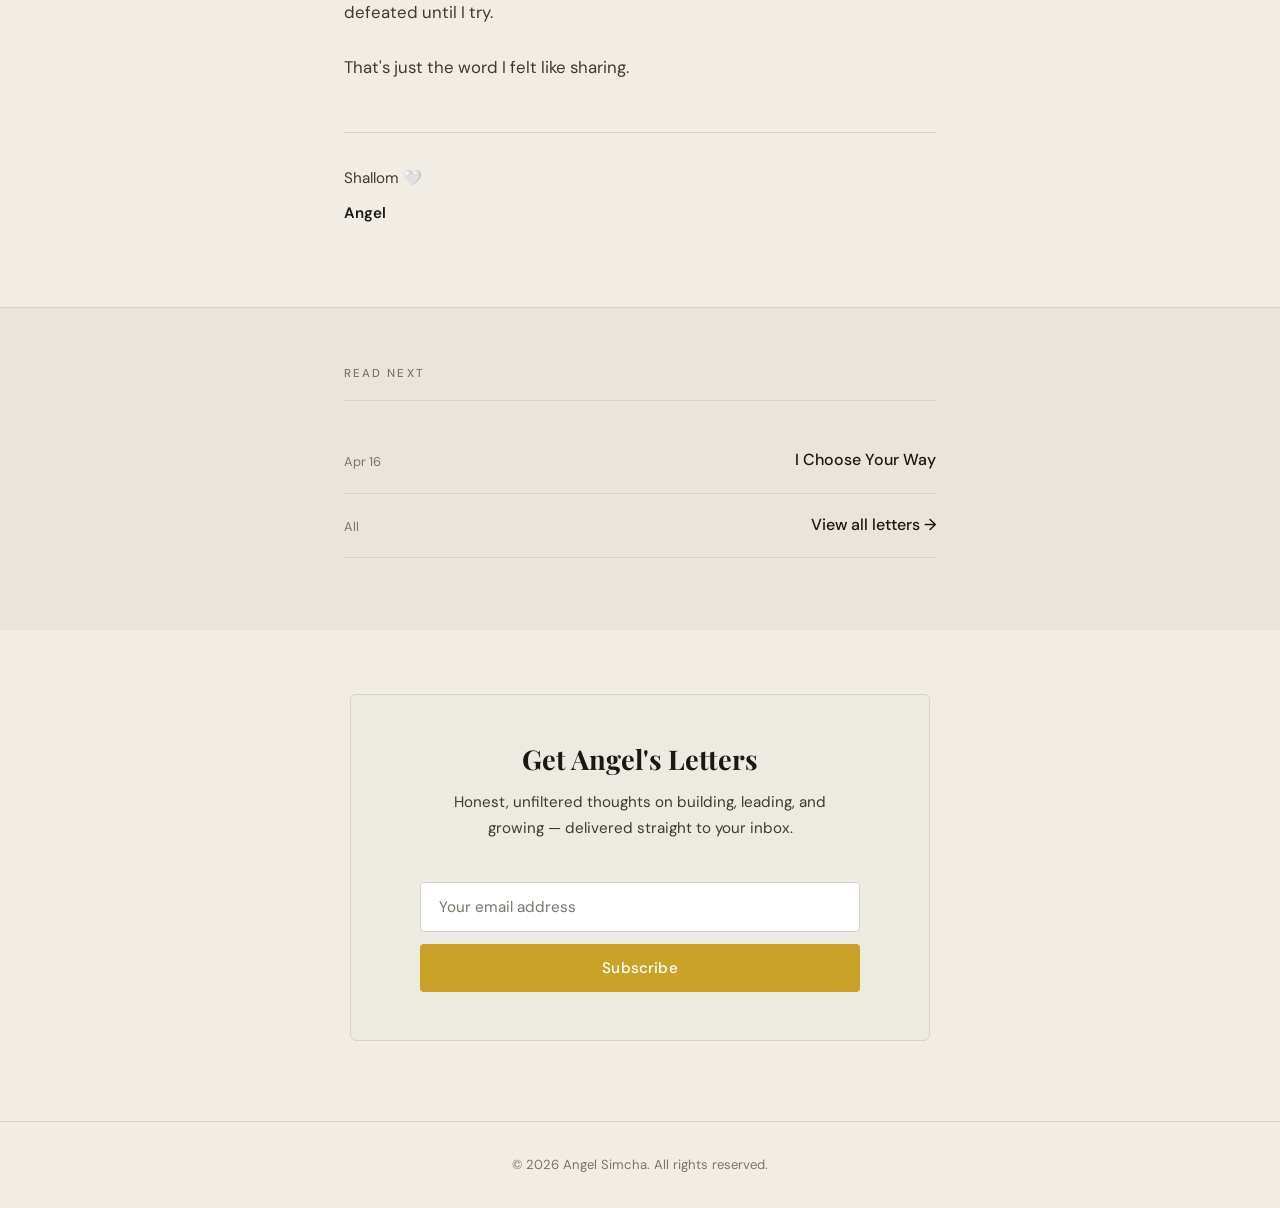
<file: letters/april-25-2026.html>
<!DOCTYPE html>
<html lang="en">

<head>
  <meta charset="UTF-8" />
  <meta name="viewport" content="width=device-width, initial-scale=1.0" />
  <title>On Giving Up — Angel Simcha</title>
  <meta name="description" content="God didn't bring you this far just to leave you. On why you can't give up now." />
  <link rel="stylesheet" href="../styles.css" />
</head>

<body>

  <!-- ── Navigation ─────────────────────────────────────── -->
  <nav class="nav">
    <div class="nav__inner">
      <a href="../index.html" class="nav__logo">Angel<br>Simcha</a>
      <ul class="nav__links">
        <li><a href="../index.html">Letters</a></li>
        <li><a href="../about.html">About</a></li>
      </ul>
      <a href="../index.html#subscribe" class="btn btn--gold">Subscribe</a>
    </div>
  </nav>

  <!-- ── Letter ─────────────────────────────────────────── -->
  <article>
    <section class="letter-page">
      <div class="container">
        <header class="letter-header">
          <div class="letter-header__meta">
            <span class="letter-header__tag">Letter</span>
            <span class="letter-header__date">April 25, 2026</span>
            <span class="letter-header__read-time">4 min read</span>
          </div>
          <h1 class="letter-header__title">On Giving Up</h1>
          <p class="letter-header__lede">
            God didn't bring you this far just to leave you.
          </p>
        </header>

        <div class="letter-body">

          <p>April 25th</p>

          <p>
            I was listening to a really timeless song — <em>Can't Give Up</em>, by Mary Mary.
            I can remember listening to it as far back as 2013, over a decade ago. It's still
            a wonderful song. It still gets me.
          </p>

          <p>
            Back in 2013, most of the lyrics didn't really make sense to me because I wasn't
            really listening to the words. All I was listening to was the energy of it —
            having childish vibes and all of that. But listening to it now as an adult, really
            paying attention to the lyrics, I understand a whole lot, and it has given me so
            much encouragement.
          </p>

          <p>
            I just felt like sharing. Here's the song — listen to it yourself and see the
            full lyrics: <a href="https://www.youtube.com/results?search_query=Mary+Mary+Can%27t+Give+Up"
              target="_blank" rel="noopener">Mary Mary — Can't Give Up</a>.
          </p>

          <p>
            Basically, the song is about two people who can't give up because they've come
            too far. And when you really meditate on the lyrics, you understand that God
            didn't bring you this far just to leave you.
          </p>

          <blockquote>
            I just can't give up now<br>
            Come too far from where I started from<br>
            Nobody told me the road would be easy<br>
            And I don't believe He's brought me this far to leave me.
          </blockquote>

          <p>
            God didn't allow you to be born, allow you to grow up, allow you to live for
            eighteen years or more, only for nothing — only to leave you stranded at this
            point in time.
          </p>

          <p>
            It may look that way. It may look like there is no hope. It may look like there
            is nothing to your life at the moment. You may look back and wonder what you've
            been doing with your life. You may look forward and wonder what's in it for you —
            why am I still here? But the mere fact that you are still alive, still here, is
            proof that God hasn't left you and he still has so much more in store for you.
          </p>

          <blockquote>
            There will be mountains that I will have to climb<br>
            And there will be battles that I will have to fight<br>
            But victory or defeat, it's up to me to decide<br>
            But how can I expect to win if I never try…
          </blockquote>

          <p>
            One thing I want to bring out from this — we are co-creators with God in this
            life. We are in partnership with God. God is not a dictator. He's not someone
            that is going to say, okay, do this, and then force you into it. He needs your
            partnership. He needs your signature in this document of life. He needs you to
            accept the terms and conditions and be willing to go all in.
          </p>

          <p>
            You are not a puppet he is going to string along. He's not going to take your
            leg or your hand and make you walk steps or take action. He will show you the
            way. He will show you His good plans. He will show you the direction. But it's
            up to you to move. And you will never know how far you can go unless you make
            that first step — unless you try.
          </p>

          <p>
            This life is not an easy life. Nobody told you it would be easy. Even those you
            look at and think they have it all easy, don't have it all easy. We all have our
            advantages, but nobody has it easy at all. And you can't expect that now that
            you're a believer, things are just going to be smooth. Nobody ever said that.
          </p>

          <p>
            What is mentioned in the Bible is that you will have trials and temptations —
            but do not be afraid, for he has already overcome. There is nothing you will
            pass through that you don't have the strength to overcome, that a way will not
            be made for you. It's all about going in with faith. Life is a life of faith.
            You will never know until you try.
          </p>

          <p>
            So if you're still here, pondering the past or uncertain about the future,
            wondering why you're here — I believe God has already placed in you ideas,
            thoughts, and things to do. It's up to you to reflect, go inward, and see what
            is firing your heart.
          </p>

          <p>
            What are the ideas, the plans, the purpose that are inside of you? Bring them
            out and begin to work with them. What are the skills, the talents, the things
            you've seen yourself good at? How can you bring them out, capitalize on them,
            maximize them, bring them into this real world? That is the essence of life.
          </p>

          <p>
            Everybody has their own battles. Everybody has their own fight. It's just that
            some people persevere more than others. Some people push through. Some people
            don't give up.
          </p>

          <p>
            And we have a bigger advantage — we have God on our side. He is giving us
            strength, but we don't maximize that advantage. We think the advantage means that
            when we pray, everything becomes magic. No. God is a principled God, and he
            blesses those who are already following his principles.
          </p>

          <p>
            All I'm saying is: move forward. Take a leap of faith. Take that step, walk that
            walk, take that move. You will never know until you try. What's the worst that
            could happen — it doesn't work out. What's the best that could happen — it
            actually works out and becomes the foundation of the life you've been looking
            forward to having.
          </p>

          <p>
            The choice is yours. Defeat or victory, the choice is yours. The fact that you
            haven't even made a choice means you've already defaulted to defeat. But you can
            still rise up and say no. I'm not going to give up. I'm not going to be defeated
            until I try.
          </p>

          <p>That's just the word I felt like sharing.</p>

          <div class="letter-signature">
            Shallom 🤍<br>
            <strong>Angel</strong>
          </div>

        </div>
      </div>
    </section>
  </article>

  <hr class="divider" />

  <!-- ── Read Next ──────────────────────────────────────── -->
  <section class="read-next">
    <div class="container">
      <p class="read-next__label">Read Next</p>
      <div class="read-next__list">
        <a class="read-next__item" href="./april-16-2026.html">
          <span class="read-next__item-date">Apr 16</span>
          <span class="read-next__item-title">I Choose Your Way</span>
        </a>
        <a class="read-next__item" href="../index.html">
          <span class="read-next__item-date">All</span>
          <span class="read-next__item-title">View all letters →</span>
        </a>
      </div>
    </div>
  </section>

  <!-- ── Subscribe ──────────────────────────────────────── -->
  <section class="letter-subscribe">
    <div class="container">
      <div class="subscribe-banner">
        <h2 class="subscribe-banner__title serif">Get Angel's Letters</h2>
        <p class="subscribe-banner__sub">
          Honest, unfiltered thoughts on building, leading, and growing —
          delivered straight to your inbox.
        </p>
        <div class="subscribe-message" id="letter-message"></div>
        <div id="letter-form-wrap">
          <div class="subscribe-block">
            <div class="subscribe-block__form">
              <input type="email" id="letter-email" placeholder="Your email address" autocomplete="email" />
              <button class="btn btn--gold"
                onclick="handleSubscribe('letter-email', 'letter-message', 'letter-form-wrap')">
                Subscribe
              </button>
            </div>
          </div>
        </div>
      </div>
    </div>
  </section>

  <footer class="footer">
    <p>© 2026 Angel Simcha. All rights reserved.</p>
  </footer>

  <script src="../script.js"></script>
</body>

</html>
</file>
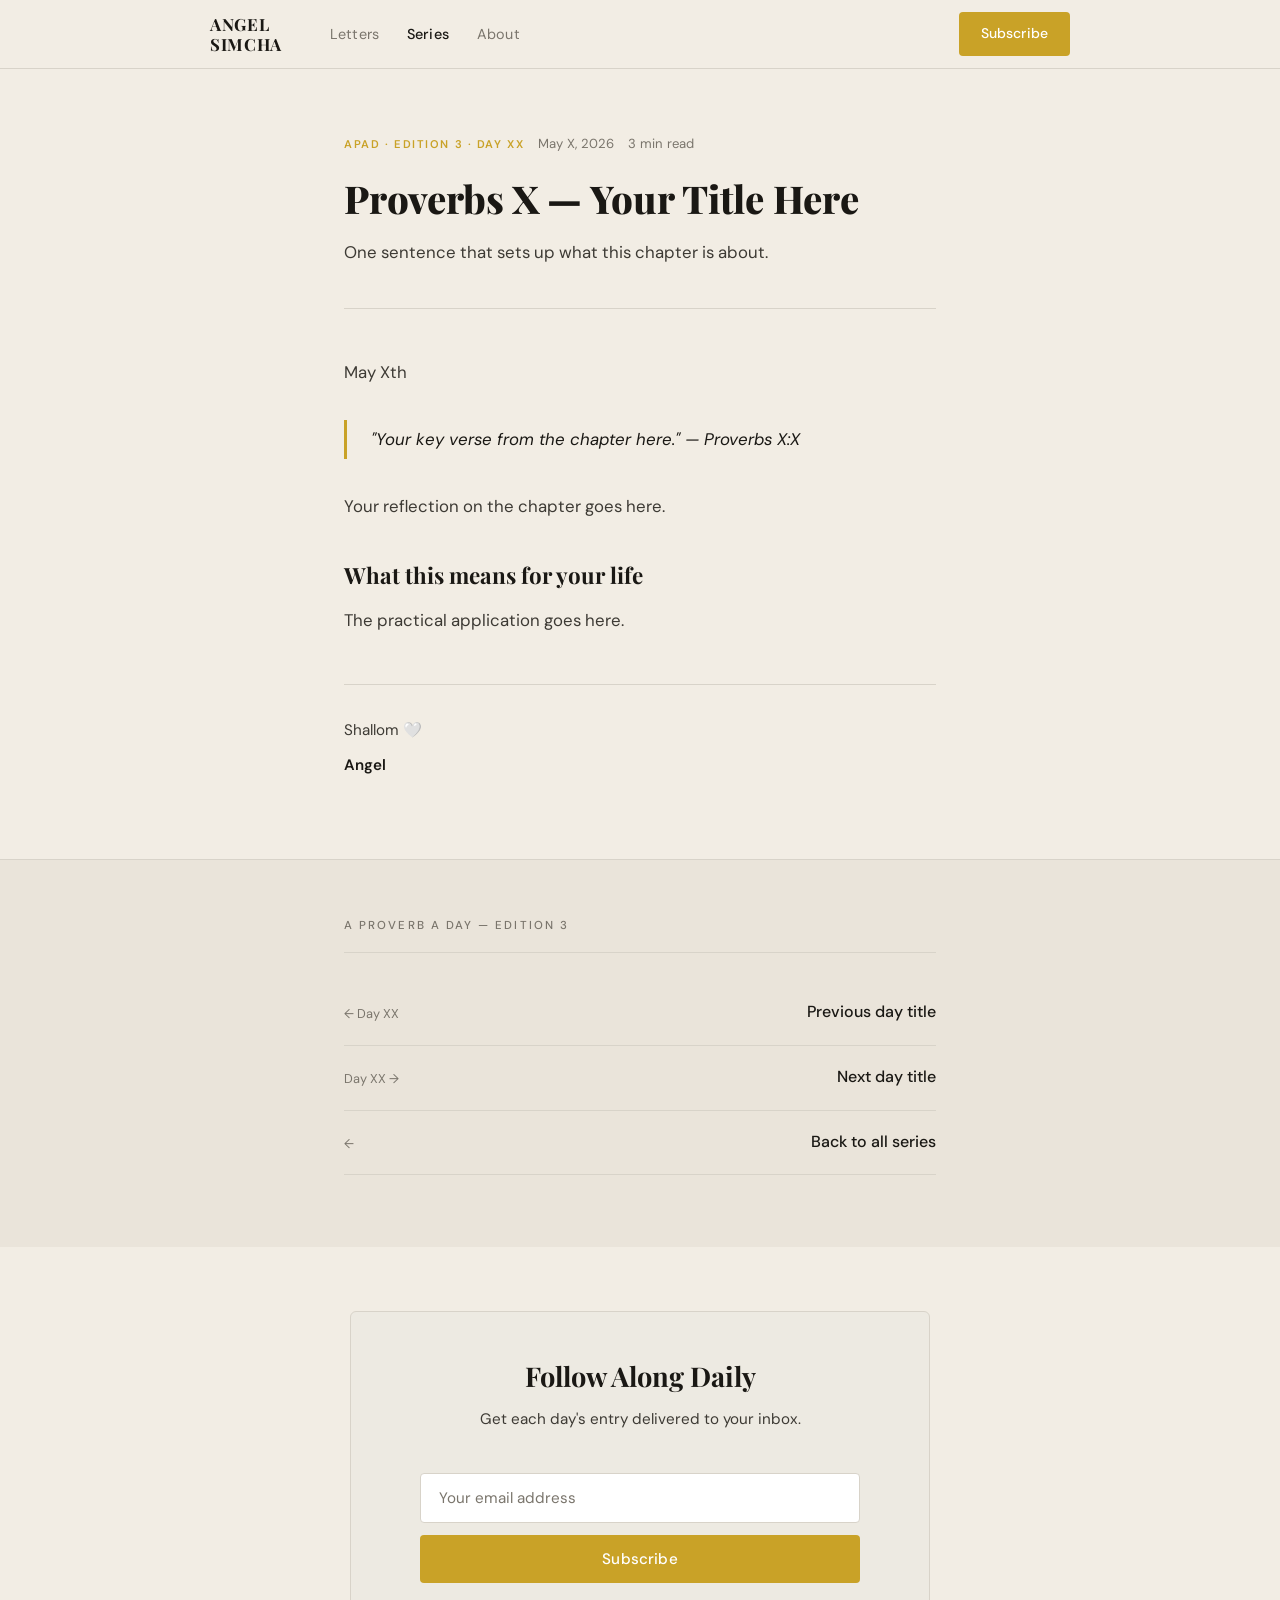
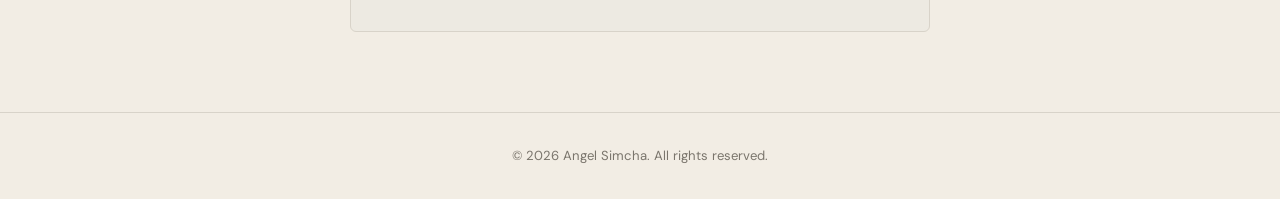
<file: series/apad/_template/day-template.html>
<!DOCTYPE html>
<html lang="en">

<head>
  <meta charset="UTF-8" />
  <meta name="viewport" content="width=device-width, initial-scale=1.0" />
  <!-- ✏️ EDIT: title -->
  <title>APAD E3 Day XX — Proverbs X — Angel Simcha</title>
  <meta name="description" content="A Proverb A Day Edition 3. Day XX — Proverbs X." />
  <link rel="stylesheet" href="../../../styles.css" />
</head>

<body>

  <nav class="nav">
    <div class="nav__inner">
      <a href="../../../index.html" class="nav__logo">Angel<br>Simcha</a>
      <ul class="nav__links">
        <li><a href="../../../index.html">Letters</a></li>
        <li><a href="../../../series.html" class="active">Series</a></li>
        <li><a href="../../../about.html">About</a></li>
      </ul>
      <a href="../../../index.html#subscribe" class="btn btn--gold">Subscribe</a>
    </div>
  </nav>

  <article>
    <section class="letter-page">
      <div class="container">
        <header class="letter-header">
          <div class="letter-header__meta">
            <!-- ✏️ EDIT: day number -->
            <span class="letter-header__tag" style="color:var(--gold);">APAD · Edition 3 · Day XX</span>
            <!-- ✏️ EDIT: date -->
            <span class="letter-header__date">May X, 2026</span>
            <span class="letter-header__read-time">3 min read</span>
          </div>
          <!-- ✏️ EDIT: title -->
          <h1 class="letter-header__title">Proverbs X — Your Title Here</h1>
          <!-- ✏️ EDIT: one line hook -->
          <p class="letter-header__lede">One sentence that sets up what this chapter is about.</p>
        </header>

        <div class="letter-body">

          <!-- ✏️ WRITE YOUR CONTENT BELOW -->

          <p>May Xth</p>

          <!-- The verse/key passage -->
          <blockquote>
            "Your key verse from the chapter here." — Proverbs X:X
          </blockquote>

          <p>Your reflection on the chapter goes here.</p>

          <h2>What this means for your life</h2>

          <p>The practical application goes here.</p>

          <!-- ✏️ WRITE YOUR CONTENT ABOVE -->

          <div class="letter-signature">
            Shallom 🤍<br>
            <strong>Angel</strong>
          </div>

        </div>
      </div>
    </section>
  </article>

  <hr class="divider" />

  <!-- ✏️ EDIT: update Read Next links as you publish more days -->
  <section class="read-next">
    <div class="container">
      <p class="read-next__label">A Proverb A Day — Edition 3</p>
      <div class="read-next__list">
        <!-- Previous day -->
        <a class="read-next__item" href="./day-XX.html">
          <span class="read-next__item-date">← Day XX</span>
          <span class="read-next__item-title">Previous day title</span>
        </a>
        <!-- Next day -->
        <a class="read-next__item" href="./day-XX.html">
          <span class="read-next__item-date">Day XX →</span>
          <span class="read-next__item-title">Next day title</span>
        </a>
        <a class="read-next__item" href="../../../series.html">
          <span class="read-next__item-date">←</span>
          <span class="read-next__item-title">Back to all series</span>
        </a>
      </div>
    </div>
  </section>

  <section class="letter-subscribe">
    <div class="container">
      <div class="subscribe-banner">
        <h2 class="subscribe-banner__title serif">Follow Along Daily</h2>
        <p class="subscribe-banner__sub">Get each day's entry delivered to your inbox.</p>
        <div class="subscribe-message" id="letter-message"></div>
        <div id="letter-form-wrap">
          <div class="subscribe-block">
            <div class="subscribe-block__form">
              <input type="email" id="letter-email" placeholder="Your email address" autocomplete="email" />
              <button class="btn btn--gold"
                onclick="handleSubscribe('letter-email','letter-message','letter-form-wrap')">Subscribe</button>
            </div>
          </div>
        </div>
      </div>
    </div>
  </section>

  <footer class="footer">
    <p>© 2026 Angel Simcha. All rights reserved.</p>
  </footer>

  <script src="../../../script.js"></script>
</body>

</html>
</file>
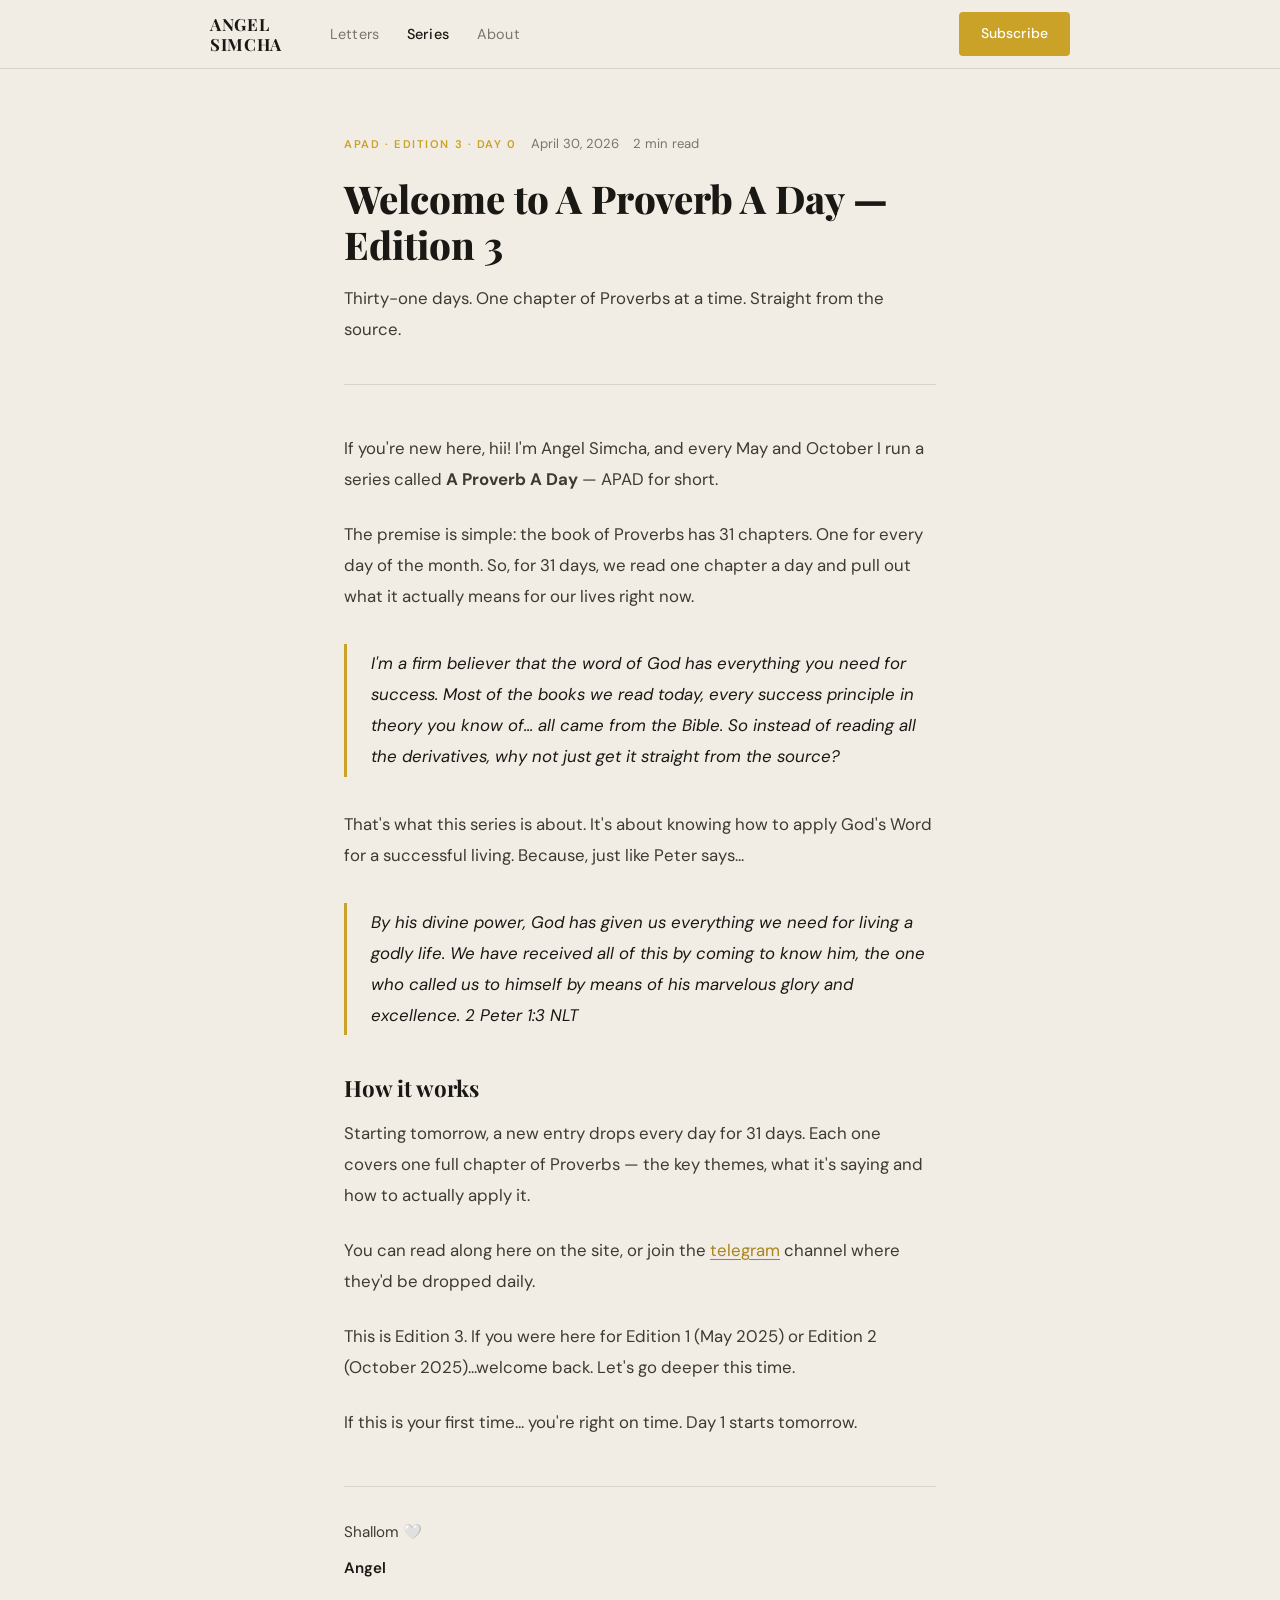
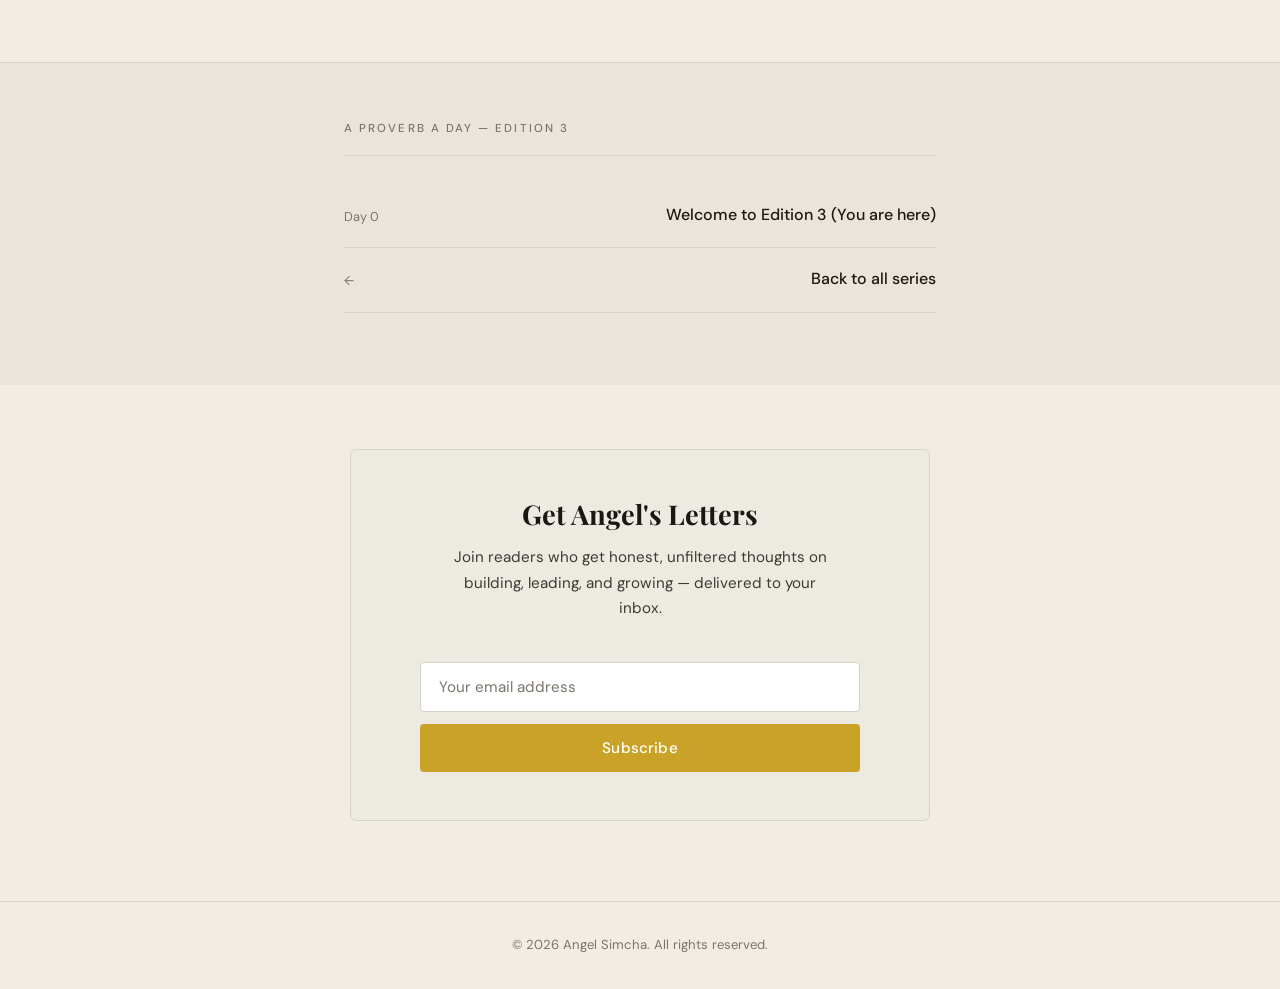
<file: series/apad/edition-3/day-00.html>
<!DOCTYPE html>
<html lang="en">

<head>
  <meta charset="UTF-8" />
  <meta name="viewport" content="width=device-width, initial-scale=1.0" />
  <title>Welcome to APAD Edition 3 — Angel Simcha</title>
  <meta name="description"
    content="A Proverb A Day, Edition 3. Thirty-one days, one chapter of Proverbs at a time. Starting May 2026." />
  <link rel="stylesheet" href="../../../styles.css" />
</head>

<body>

  <nav class="nav">
    <div class="nav__inner">
      <a href="../../../index.html" class="nav__logo">Angel<br>Simcha</a>
      <ul class="nav__links">
        <li><a href="../../../index.html">Letters</a></li>
        <li><a href="../../../series.html" class="active">Series</a></li>
        <li><a href="../../../about.html">About</a></li>
      </ul>
      <a href="../../../index.html#subscribe" class="btn btn--gold">Subscribe</a>
    </div>
  </nav>

  <article>
    <section class="letter-page">
      <div class="container">
        <header class="letter-header">
          <div class="letter-header__meta">
            <span class="letter-header__tag" style="color:var(--gold);">APAD · Edition 3 · Day 0</span>
            <span class="letter-header__date">April 30, 2026</span>
            <span class="letter-header__read-time">2 min read</span>
          </div>
          <h1 class="letter-header__title">Welcome to A Proverb A Day — Edition 3</h1>
          <p class="letter-header__lede">
            Thirty-one days. One chapter of Proverbs at a time. Straight from the source.
          </p>
        </header>

        <div class="letter-body">

          <p>
            If you're new here, hii! I'm Angel Simcha, and every May and October
            I run a series called <strong>A Proverb A Day</strong> — APAD for short.
          </p>

          <p>
            The premise is simple: the book of Proverbs has 31 chapters.
            One for every day of the month. So, for 31 days, we read one chapter a day
            and pull out what it actually means for our lives right now.
          </p>

          <blockquote>
            I'm a firm believer that the word of God has everything you need for success.
            Most of the books we read today, every success principle in theory you know of...
            all came from the Bible. So instead of reading all the derivatives,
            why not just get it straight from the source?
          </blockquote>

          <p>
            That's what this series is about. It's about knowing how to apply
            God's Word for a successful living. Because, just like Peter says...
          </p>

          <blockquote>
            By his divine power, God has given us everything we need for living a godly life.
            We have received all of this by coming to know him, the one who called us to himself
            by means of his marvelous glory and excellence.
            2 Peter 1:3 NLT
          </blockquote>

          <h2>How it works</h2>

          <p>
            Starting tomorrow, a new entry drops every day for 31 days.
            Each one covers one full chapter of Proverbs — the key themes,
            what it's saying and how to actually apply it.
          </p>

          <p>
            You can read along here on the site,
            or join the <a href="https://t.me/zoeabode">telegram</a> channel
            where they'd be dropped daily.
          </p>

          <p>
            This is Edition 3. If you were here for Edition 1 (May 2025) or
            Edition 2 (October 2025)...welcome back. Let's go deeper this time.
          </p>

          <p>
            If this is your first time... you're right on time. Day 1 starts tomorrow.
          </p>

          <div class="letter-signature">
            Shallom 🤍<br>
            <strong>Angel</strong>
          </div>

        </div>
      </div>
    </section>
  </article>

  <hr class="divider" />

  <!-- Read Next: links to other days in this edition -->
  <section class="read-next">
    <div class="container">
      <p class="read-next__label">A Proverb A Day — Edition 3</p>
      <div class="read-next__list">
        <a class="read-next__item" href="./day-00.html">
          <span class="read-next__item-date">Day 0</span>
          <span class="read-next__item-title">Welcome to Edition 3 (You are here)</span>
        </a>
        <!-- Add each day here as you publish -->
        <!-- <a class="read-next__item" href="./day-01.html">
          <span class="read-next__item-date">Day 1</span>
          <span class="read-next__item-title">Proverbs 1 — The Beginning of Wisdom</span>
        </a> -->
        <a class="read-next__item" href="../../../series.html">
          <span class="read-next__item-date">←</span>
          <span class="read-next__item-title">Back to all series</span>
        </a>
      </div>
    </div>
  </section>

  <!-- Subscribe -->
  <section class="letter-subscribe">
    <div class="container">
      <div class="subscribe-banner">
        <h2 class="subscribe-banner__title serif">Get Angel's Letters</h2>
        <p class="subscribe-banner__sub">
          Join readers who get honest, unfiltered thoughts on building, leading,
          and growing — delivered to your inbox.
        </p>
        <div class="subscribe-message" id="letter-message"></div>
        <div id="letter-form-wrap">
          <div class="subscribe-block">
            <div class="subscribe-block__form">
              <input type="email" id="letter-email" placeholder="Your email address" autocomplete="email" />
              <button class="btn btn--gold"
                onclick="handleSubscribe('letter-email','letter-message','letter-form-wrap')">Subscribe</button>
            </div>
          </div>
        </div>
      </div>
    </div>
  </section>

  <footer class="footer">
    <p>© 2026 Angel Simcha. All rights reserved.</p>
  </footer>

  <script src="../../../script.js"></script>
</body>

</html>
</file>
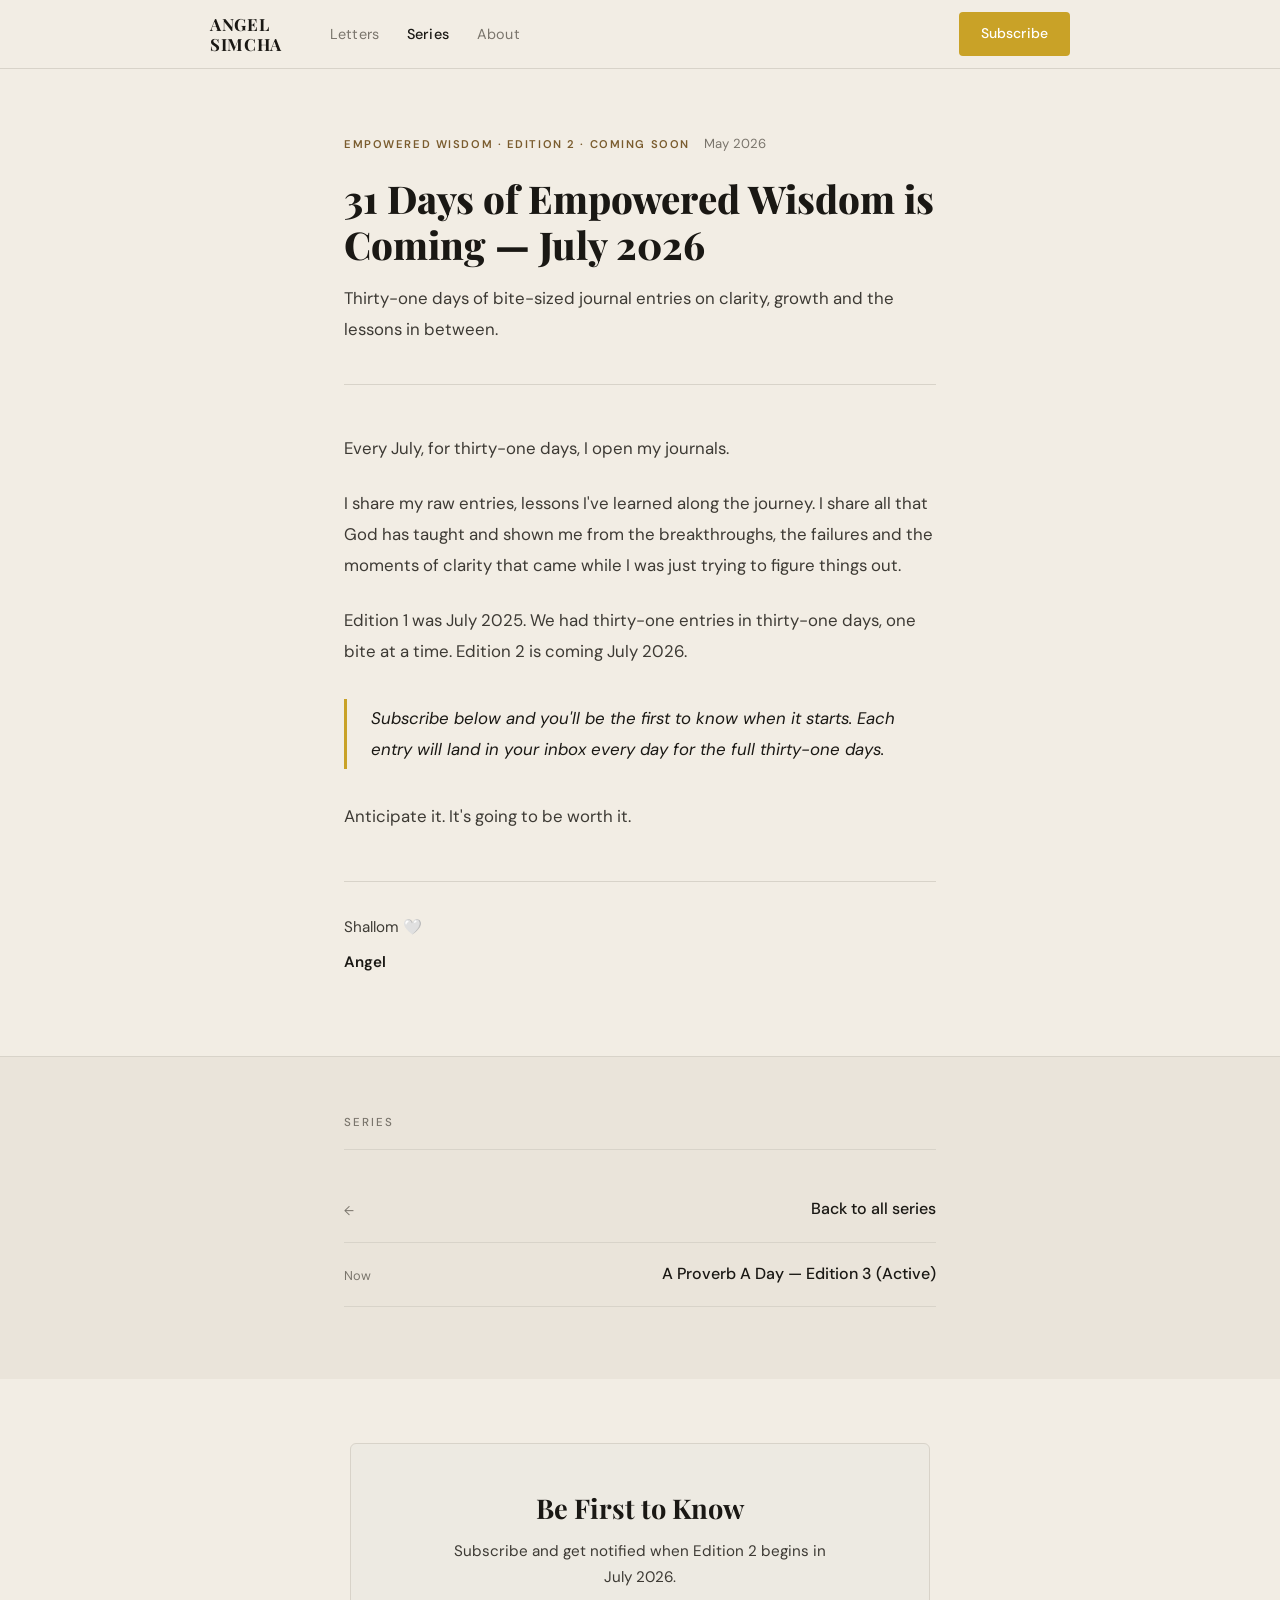
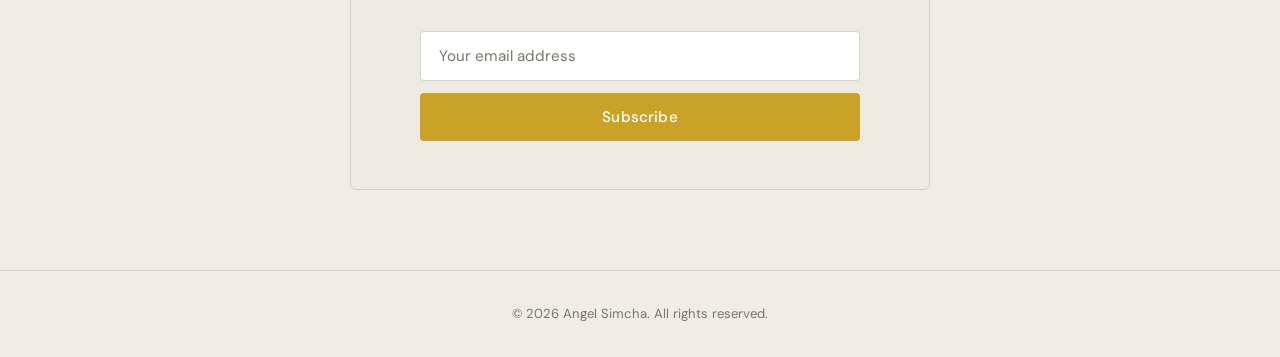
<file: series/wisdom/edition-2/day-00.html>
<!DOCTYPE html>
<html lang="en">

<head>
  <meta charset="UTF-8" />
  <meta name="viewport" content="width=device-width, initial-scale=1.0" />
  <title>31 Days of Empowered Wisdom Edition 2 — Coming July 2026 — Angel Simcha</title>
  <meta name="description"
    content="31 Days of Empowered Wisdom, Edition 2 is coming July 2026. Bite-sized journal entries on clarity, growth and the lessons in between." />
  <link rel="stylesheet" href="../../../styles.css" />
</head>

<body>

  <nav class="nav">
    <div class="nav__inner">
      <a href="../../../index.html" class="nav__logo">Angel<br>Simcha</a>
      <ul class="nav__links">
        <li><a href="../../../index.html">Letters</a></li>
        <li><a href="../../../series.html" class="active">Series</a></li>
        <li><a href="../../../about.html">About</a></li>
      </ul>
      <a href="../../../index.html#subscribe" class="btn btn--gold">Subscribe</a>
    </div>
  </nav>

  <article>
    <section class="letter-page">
      <div class="container">
        <header class="letter-header">
          <div class="letter-header__meta">
            <span class="letter-header__tag" style="color:#7A5C2E;">Empowered Wisdom · Edition 2 · Coming Soon</span>
            <span class="letter-header__date">May 2026</span>
          </div>
          <h1 class="letter-header__title">31 Days of Empowered Wisdom is Coming — July 2026</h1>
          <p class="letter-header__lede">
            Thirty-one days of bite-sized journal entries on clarity, growth and the lessons in between.
          </p>
        </header>

        <div class="letter-body">

          <p>
            Every July, for thirty-one days, I open my journals.
          </p>

          <p>
            I share my raw entries, lessons I've learned along the journey.
            I share all that God has taught and shown me from the breakthroughs, the failures and
            the moments of clarity that came while I was just trying to figure things out.
          </p>

          <p>
            Edition 1 was July 2025. We had thirty-one entries in thirty-one days, one bite at a time.
            Edition 2 is coming July 2026.
          </p>

          <blockquote>
            Subscribe below and you'll be the first to know when it starts.
            Each entry will land in your inbox every day for the full thirty-one days.
          </blockquote>

          <p>Anticipate it. It's going to be worth it.</p>

          <div class="letter-signature">
            Shallom 🤍<br>
            <strong>Angel</strong>
          </div>

        </div>
      </div>
    </section>
  </article>

  <hr class="divider" />

  <section class="read-next">
    <div class="container">
      <p class="read-next__label">Series</p>
      <div class="read-next__list">
        <a class="read-next__item" href="../../../series.html">
          <span class="read-next__item-date">←</span>
          <span class="read-next__item-title">Back to all series</span>
        </a>
        <a class="read-next__item" href="../../../series/apad/edition-3/day-00.html">
          <span class="read-next__item-date">Now</span>
          <span class="read-next__item-title">A Proverb A Day — Edition 3 (Active)</span>
        </a>
      </div>
    </div>
  </section>

  <section class="letter-subscribe">
    <div class="container">
      <div class="subscribe-banner">
        <h2 class="subscribe-banner__title serif">Be First to Know</h2>
        <p class="subscribe-banner__sub">
          Subscribe and get notified when Edition 2 begins in July 2026.
        </p>
        <div class="subscribe-message" id="letter-message"></div>
        <div id="letter-form-wrap">
          <div class="subscribe-block">
            <div class="subscribe-block__form">
              <input type="email" id="letter-email" placeholder="Your email address" autocomplete="email" />
              <button class="btn btn--gold"
                onclick="handleSubscribe('letter-email','letter-message','letter-form-wrap')">Subscribe</button>
            </div>
          </div>
        </div>
      </div>
    </div>
  </section>

  <footer class="footer">
    <p>© 2026 Angel Simcha. All rights reserved.</p>
  </footer>

  <script src="../../../script.js"></script>
</body>

</html>
</file>
<file: styles.css>
@import url('https://fonts.googleapis.com/css2?family=Playfair+Display:ital,wght@0,400;0,600;0,700;0,800;1,400;1,600;1,700&family=DM+Sans:wght@300;400;500&display=swap');

/* ─── Variables ─────────────────────────────────────────── */
:root {
  --gold: #C9A227;
  --gold-dark: #a8841a;
  --cream: #F2EDE4;
  --cream-dark: #EAE4DA;
  --ink: #1A1814;
  --ink-mid: #3D3A34;
  --ink-soft: #7A756C;
  --card-bg: #EDEAE2;
  --border: #D8D3C9;
}

/* ─── Reset & Base ──────────────────────────────────────── */
*,
*::before,
*::after {
  box-sizing: border-box;
  margin: 0;
  padding: 0;
}

html {
  font-size: 16px;
  scroll-behavior: smooth;
}

body {
  background-color: var(--cream);
  color: var(--ink);
  font-family: 'DM Sans', sans-serif;
  font-weight: 400;
  line-height: 1.7;
  -webkit-font-smoothing: antialiased;
}

a {
  color: inherit;
  text-decoration: none;
}

img {
  display: block;
  max-width: 100%;
}

/* ─── Typography ────────────────────────────────────────── */
.serif {
  font-family: 'Playfair Display', serif;
}

h1,
h2,
h3,
h4 {
  font-family: 'Playfair Display', serif;
  line-height: 1.2;
}

/* ─── Layout ────────────────────────────────────────────── */
.container {
  max-width: 680px;
  margin: 0 auto;
  padding: 0 24px;
}

.container--wide {
  max-width: 860px;
  margin: 0 auto;
  padding: 0 24px;
}

/* ─── Navigation ────────────────────────────────────────── */
.nav {
  position: sticky;
  top: 0;
  z-index: 100;
  background: var(--cream);
  border-bottom: 1px solid var(--border);
  padding: 0 24px;
}

.nav__inner {
  max-width: 860px;
  margin: 0 auto;
  display: flex;
  align-items: center;
  gap: 24px;
  height: 68px;
}

.nav__logo {
  font-family: 'Playfair Display', serif;
  font-weight: 700;
  font-size: 1.05rem;
  letter-spacing: 0.04em;
  text-transform: uppercase;
  line-height: 1.2;
  color: var(--ink);
  flex-shrink: 0;
}

.nav__links {
  display: flex;
  align-items: center;
  gap: 28px;
  margin-left: 24px;
  list-style: none;
  flex: 1;
}

.nav__links a {
  font-size: 0.9rem;
  font-weight: 400;
  color: var(--ink-soft);
  letter-spacing: 0.01em;
  transition: color 0.2s;
}

.nav__links a:hover,
.nav__links a.active {
  color: var(--ink);
}

.nav__links a.active {
  font-weight: 500;
  color: var(--ink);
}

.btn {
  display: inline-block;
  padding: 10px 22px;
  font-family: 'DM Sans', sans-serif;
  font-size: 0.875rem;
  font-weight: 500;
  letter-spacing: 0.01em;
  border-radius: 4px;
  transition: background 0.2s, color 0.2s;
  cursor: pointer;
  border: none;
}

.btn--gold {
  background: var(--gold);
  color: #fff;
}

.btn--gold:hover {
  background: var(--gold-dark);
}

/* ─── Hero ──────────────────────────────────────────────── */
.hero {
  padding: 96px 24px 80px;
  text-align: center;
}

.hero__eyebrow {
  display: block;
  font-size: 0.8rem;
  font-weight: 500;
  letter-spacing: 0.14em;
  text-transform: uppercase;
  color: var(--ink-soft);
  margin-bottom: 28px;
}

.hero__headline {
  font-size: clamp(2.6rem, 6vw, 3.6rem);
  font-weight: 800;
  line-height: 1.1;
  letter-spacing: -0.01em;
  color: var(--ink);
  margin-bottom: 8px;
}

.hero__headline em {
  font-style: italic;
  color: var(--gold);
  font-weight: 700;
}

.hero__sub {
  max-width: 480px;
  margin: 28px auto 0;
  font-size: 1rem;
  color: var(--ink-mid);
  line-height: 1.75;
}

/* ─── Subscribe Form ────────────────────────────────────── */
.subscribe-block {
  margin: 40px auto 0;
  max-width: 440px;
}

.subscribe-block__form {
  display: flex;
  flex-direction: column;
  gap: 12px;
}

.subscribe-block input[type="email"] {
  width: 100%;
  padding: 14px 18px;
  font-family: 'DM Sans', sans-serif;
  font-size: 0.95rem;
  color: var(--ink);
  background: #fff;
  border: 1px solid var(--border);
  border-radius: 4px;
  outline: none;
  transition: border-color 0.2s;
}

.subscribe-block input[type="email"]::placeholder {
  color: var(--ink-soft);
}

.subscribe-block input[type="email"]:focus {
  border-color: var(--gold);
}

.subscribe-block .btn {
  width: 100%;
  padding: 14px;
  font-size: 0.95rem;
  border-radius: 4px;
}

.subscribe-block__note {
  font-size: 0.8rem;
  color: var(--ink-soft);
  text-align: center;
  margin-top: 8px;
}

/* Success / Error state */
.subscribe-message {
  display: none;
  padding: 16px 20px;
  border-radius: 4px;
  font-size: 0.9rem;
  line-height: 1.6;
  text-align: left;
}

.subscribe-message.success {
  background: #F0EBE0;
  border-left: 3px solid var(--gold);
  color: var(--ink-mid);
}

.subscribe-message.error {
  background: #FDF0F0;
  border-left: 3px solid #C94040;
  color: #7A2020;
}

/* ─── Section Header ────────────────────────────────────── */
.section-label {
  font-size: 0.72rem;
  font-weight: 500;
  letter-spacing: 0.18em;
  text-transform: uppercase;
  color: var(--ink-soft);
  margin-bottom: 40px;
  padding-bottom: 16px;
  border-bottom: 1px solid var(--border);
}

/* ─── Recent Letters ────────────────────────────────────── */
.letters-section {
  padding: 72px 24px 80px;
}

.letters-section .container {
  max-width: 680px;
}

.letters-list {
  display: flex;
  flex-direction: column;
  gap: 48px;
}

.letter-card__meta {
  display: flex;
  align-items: center;
  gap: 14px;
  margin-bottom: 12px;
}

.letter-card__tag {
  font-size: 0.7rem;
  font-weight: 600;
  letter-spacing: 0.14em;
  text-transform: uppercase;
  color: var(--gold);
}

.letter-card__date,
.letter-card__read-time {
  font-size: 0.82rem;
  color: var(--ink-soft);
}

.letter-card__title {
  font-size: 1.5rem;
  font-weight: 700;
  color: var(--ink);
  margin-bottom: 12px;
  line-height: 1.3;
  transition: color 0.2s;
}

.letter-card:hover .letter-card__title {
  color: var(--gold-dark);
}

.letter-card__excerpt {
  font-size: 0.95rem;
  color: var(--ink-mid);
  line-height: 1.75;
  margin-bottom: 16px;
  display: -webkit-box;
  -webkit-line-clamp: 3;
  -webkit-box-orient: vertical;
  overflow: hidden;
}

.letter-card__link {
  display: inline-flex;
  align-items: center;
  gap: 6px;
  font-size: 0.88rem;
  font-weight: 500;
  color: var(--gold);
  transition: gap 0.2s;
}

.letter-card__link:hover {
  gap: 10px;
}

.letter-card+.letter-card {
  padding-top: 48px;
  border-top: 1px solid var(--border);
}

/* Loading skeleton */
.letters-loading {
  display: flex;
  flex-direction: column;
  gap: 48px;
}

.skeleton-card {
  animation: pulse 1.4s ease-in-out infinite;
}

.skeleton-line {
  background: var(--cream-dark);
  border-radius: 4px;
  margin-bottom: 10px;
}

@keyframes pulse {

  0%,
  100% {
    opacity: 1;
  }

  50% {
    opacity: 0.5;
  }
}

/* ─── Mid-Page Subscribe Banner ────────────────────────── */
.subscribe-banner {
  background: var(--card-bg);
  border: 1px solid var(--border);
  border-radius: 6px;
  padding: 48px 40px;
  text-align: center;
  margin: 0 auto;
  max-width: 580px;
}

.subscribe-banner__title {
  font-size: 1.7rem;
  font-weight: 700;
  margin-bottom: 14px;
}

.subscribe-banner__sub {
  font-size: 0.95rem;
  color: var(--ink-mid);
  line-height: 1.7;
  max-width: 380px;
  margin: 0 auto 32px;
}

/* ─── About Page ────────────────────────────────────────── */
.about-hero {
  padding: 80px 24px 56px;
}

.about-hero h1 {
  font-size: clamp(2rem, 5vw, 2.8rem);
  font-weight: 800;
  margin-bottom: 36px;
}

.about-body {
  display: flex;
  flex-direction: column;
  gap: 24px;
}

.about-body p {
  font-size: 1.05rem;
  color: var(--ink-mid);
  line-height: 1.85;
}

/* ─── Footer ────────────────────────────────────────────── */
.footer {
  padding: 32px 24px;
  border-top: 1px solid var(--border);
  text-align: center;
}

.footer p {
  font-size: 0.82rem;
  color: var(--ink-soft);
}

/* ─── Divider ───────────────────────────────────────────── */
.divider {
  border: none;
  border-top: 1px solid var(--border);
  margin: 0;
}

/* ─── Responsive ────────────────────────────────────────── */
@media (max-width: 600px) {
  .hero {
    padding: 64px 16px 56px;
  }

  .letters-section {
    padding: 56px 16px 64px;
  }

  .subscribe-banner {
    padding: 36px 24px;
  }

  .about-hero {
    padding: 56px 16px 40px;
  }

  .nav__inner {
    height: 60px;
  }

  .nav__logo {
    font-size: 0.95rem;
  }
}

/* ─── ADD THIS TO THE BOTTOM OF styles.css ──────────────── */

/* ─── Letter Page ───────────────────────────────────────── */
.letter-page {
  padding: 64px 24px 80px;
}

.letter-page .container {
  max-width: 640px;
}

/* Header */
.letter-header {
  margin-bottom: 48px;
  padding-bottom: 40px;
  border-bottom: 1px solid var(--border);
}

.letter-header__meta {
  display: flex;
  align-items: center;
  gap: 14px;
  margin-bottom: 20px;
  flex-wrap: wrap;
}

.letter-header__tag {
  font-size: 0.7rem;
  font-weight: 600;
  letter-spacing: 0.14em;
  text-transform: uppercase;
  color: var(--gold);
}

.letter-header__date,
.letter-header__read-time {
  font-size: 0.82rem;
  color: var(--ink-soft);
}

.letter-header__title {
  font-size: clamp(1.8rem, 4vw, 2.4rem);
  font-weight: 800;
  line-height: 1.2;
  color: var(--ink);
  margin-bottom: 16px;
}

.letter-header__lede {
  font-size: 1.05rem;
  color: var(--ink-mid);
  line-height: 1.8;
}

/* Body */
.letter-body {
  font-size: 1.05rem;
  line-height: 1.85;
  color: var(--ink-mid);
}

.letter-body p {
  margin-bottom: 24px;
}

.letter-body h2 {
  font-size: 1.4rem;
  font-weight: 700;
  color: var(--ink);
  margin: 40px 0 16px;
}

.letter-body h3 {
  font-size: 1.15rem;
  font-weight: 600;
  color: var(--ink);
  margin: 32px 0 12px;
}

.letter-body blockquote {
  border-left: 3px solid var(--gold);
  padding: 4px 0 4px 24px;
  margin: 32px 0;
  font-style: italic;
  color: var(--ink);
}

.letter-body a {
  color: var(--gold-dark);
  text-decoration: underline;
  text-underline-offset: 3px;
}

.letter-body a:hover {
  color: var(--ink);
}

.letter-body ul,
.letter-body ol {
  padding-left: 24px;
  margin-bottom: 24px;
}

.letter-body li {
  margin-bottom: 8px;
}

/* Letter images */
.letter-body img {
  width: 100%;
  border-radius: 4px;
  margin: 32px 0;
}

.letter-body .img-caption {
  display: block;
  font-size: 0.82rem;
  color: var(--ink-soft);
  text-align: center;
  margin-top: -24px;
  margin-bottom: 32px;
}

/* Signature */
.letter-signature {
  margin-top: 48px;
  padding-top: 32px;
  border-top: 1px solid var(--border);
  font-size: 0.95rem;
  color: var(--ink-mid);
  line-height: 1.8;
}

.letter-signature strong {
  display: block;
  font-weight: 600;
  color: var(--ink);
  margin-top: 8px;
}

/* Read Next */
.read-next {
  padding: 56px 24px 72px;
  background: var(--cream-dark);
}

.read-next .container {
  max-width: 640px;
}

.read-next__label {
  font-size: 0.72rem;
  font-weight: 500;
  letter-spacing: 0.18em;
  text-transform: uppercase;
  color: var(--ink-soft);
  margin-bottom: 28px;
  padding-bottom: 16px;
  border-bottom: 1px solid var(--border);
}

.read-next__list {
  display: flex;
  flex-direction: column;
  gap: 0;
}

.read-next__item {
  padding: 20px 0;
  border-bottom: 1px solid var(--border);
  display: flex;
  justify-content: space-between;
  align-items: flex-start;
  gap: 16px;
  transition: opacity 0.2s;
}

.read-next__item:hover {
  opacity: 0.7;
}

.read-next__item-date {
  font-size: 0.8rem;
  color: var(--ink-soft);
  flex-shrink: 0;
  padding-top: 2px;
}

.read-next__item-title {
  font-size: 1rem;
  font-weight: 500;
  color: var(--ink);
  line-height: 1.4;
}

/* Letter page subscribe banner */
.letter-subscribe {
  padding: 64px 24px 80px;
}

.letter-subscribe .container {
  max-width: 640px;
}

/* ─── Category Filters ──────────────────────────────────── */
.category-filters {
  display: flex;
  flex-wrap: wrap;
  gap: 8px;
}

.category-filters button {
  padding: 6px 14px;
  font-family: 'DM Sans', sans-serif;
  font-size: 0.75rem;
  font-weight: 500;
  letter-spacing: 0.06em;
  text-transform: uppercase;
  border-radius: 100px;
  border: 1px solid var(--border);
  background: transparent;
  color: var(--ink-soft);
  cursor: pointer;
  transition: all 0.2s;
}

.category-filters button:hover {
  border-color: var(--gold);
  color: var(--gold);
}

.category-filters button.active {
  background: var(--gold);
  border-color: var(--gold);
  color: #fff;
}
</file>
